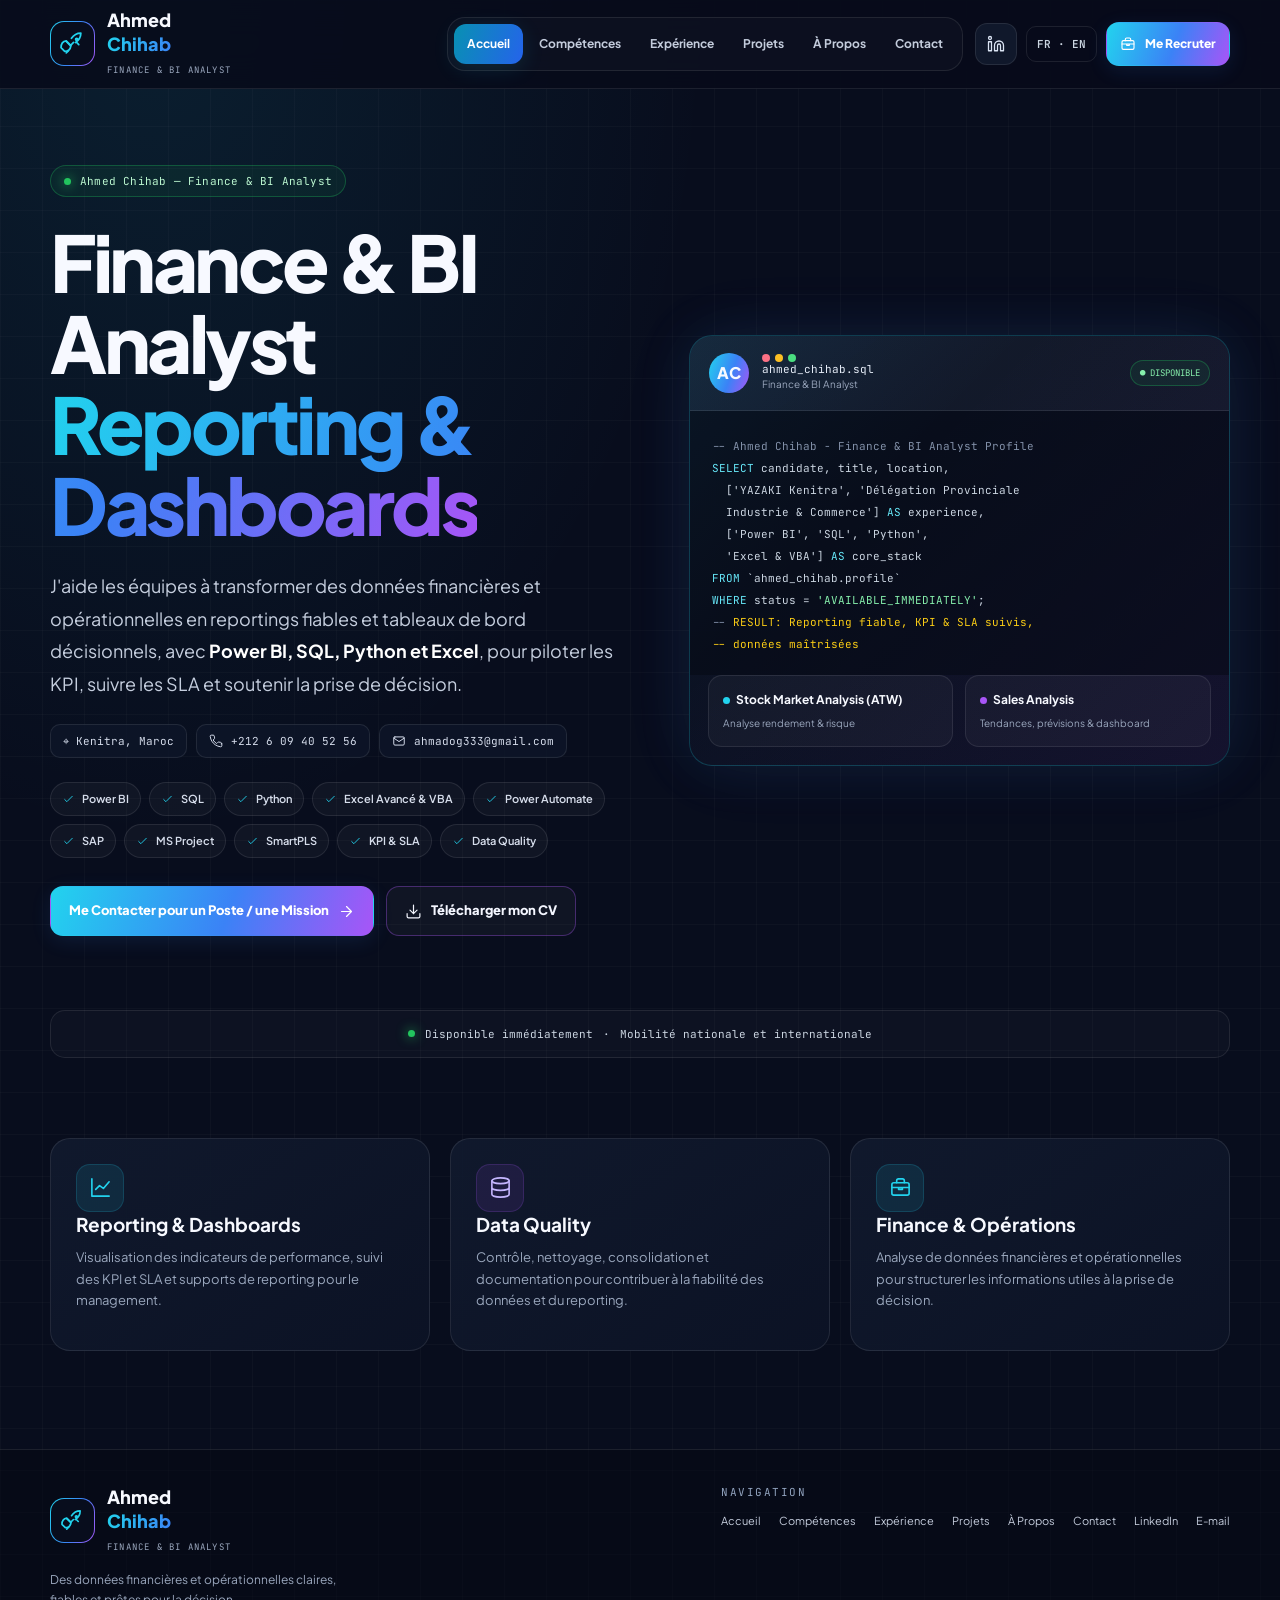
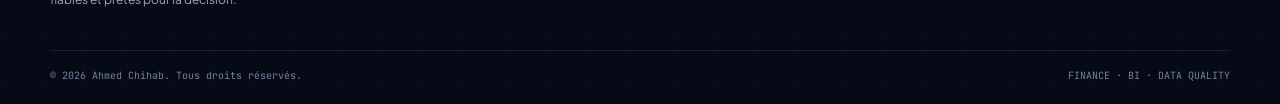
<file: portfolio-ahmed-chihab/portfolio-ahmed-chihab/index.html>
<!doctype html>
<html lang="fr">
<head>
<meta charset="utf-8"><meta name="viewport" content="width=device-width, initial-scale=1">
<title>Accueil | Ahmed Chihab</title><meta name="description" content="Portfolio d'Ahmed Chihab, Finance & BI Analyst : reporting, dashboards, analyse de données et qualité des données.">
<meta property="og:type" content="website"><meta property="og:title" content="Accueil | Ahmed Chihab"><meta property="og:description" content="Portfolio d'Ahmed Chihab, Finance & BI Analyst : reporting, dashboards, analyse de données et qualité des données."><meta property="og:image" content="assets/images/og-image.svg">
<meta name="theme-color" content="#080d1d"><link rel="icon" href="assets/images/favicon.svg" type="image/svg+xml"><link rel="stylesheet" href="assets/css/style.css">
</head><body class="home"><a class="skip-link" href="#main" style="position:absolute;left:-9999px;top:auto" onfocus="this.style.left='12px';this.style.top='12px';this.style.zIndex='1000';this.style.background='#0f172a';this.style.padding='10px'">Passer au contenu</a>
<header class="site-header"><div class="container header-inner">
<a class="brand" href="index.html" aria-label="Ahmed Chihab, accueil"><span class="brand-mark"><svg width="25" height="25" viewBox="0 0 24 24" fill="none" stroke="currentColor" stroke-width="1.7" stroke-linecap="round" stroke-linejoin="round" aria-hidden="true"><path d="M4.5 19.5c3.5 0 5.5-2 6-5.5l-4.5-4.5C2.5 10 1 13 1 16l3.5 3.5Z"/><path d="M10 14 6 10m4 4 3-3m-5 8-2 2m10-10 2 2m-7-6c2-3 5-5 9-5 0 4-2 7-5 9"/><circle cx="16" cy="8" r="1"/></svg></span><span><span class="brand-name">Ahmed <span>Chihab</span></span><span class="brand-tag">FINANCE &amp; BI ANALYST</span></span></a>
<button class="burger" aria-label="Ouvrir le menu" aria-expanded="false"><svg width="22" height="22" viewBox="0 0 24 24" fill="none" stroke="currentColor" stroke-width="2"><path d="M3 6h18M3 12h18M3 18h18"/></svg></button>
<div class="nav-wrap"><nav class="main-nav" aria-label="Navigation principale"><a href="index.html" aria-current="page" data-i18n="nav_home" data-fr="Accueil">Accueil</a><a href="competences.html"  data-i18n="nav_skills" data-fr="Compétences">Compétences</a><a href="experience.html"  data-i18n="nav_experience" data-fr="Expérience">Expérience</a><a href="projets.html"  data-i18n="nav_projects" data-fr="Projets">Projets</a><a href="a-propos.html"  data-i18n="nav_about" data-fr="À Propos">À Propos</a><a href="contact.html"  data-i18n="nav_contact" data-fr="Contact">Contact</a></nav>
<div class="header-actions"><a class="icon-btn" href="https://linkedin.com/in/ahmed-chihab" target="_blank" rel="noopener noreferrer" aria-label="LinkedIn"><svg width="18" height="18" viewBox="0 0 24 24" fill="none" stroke="currentColor" stroke-width="1.7" stroke-linecap="round" stroke-linejoin="round" aria-hidden="true"><path d="M16 8a6 6 0 0 1 6 6v7h-4v-7a2 2 0 0 0-4 0v7h-4v-7a6 6 0 0 1 6-6ZM2 9h4v12H2z"/><circle cx="4" cy="4" r="2"/></svg></a><button class="lang-toggle" data-lang-toggle aria-label="Switch to English">FR · EN</button><a class="btn btn-primary btn-small" href="contact.html"><svg width="16" height="16" viewBox="0 0 24 24" fill="none" stroke="currentColor" stroke-width="1.7" stroke-linecap="round" stroke-linejoin="round" aria-hidden="true"><rect x="3" y="7" width="18" height="13" rx="2"/><path d="M8 7V5a2 2 0 0 1 2-2h4a2 2 0 0 1 2 2v2M3 12h18M10 12v2h4v-2"/></svg> <span class="recruit-label" data-i18n="recruit" data-fr="Me Recruter">Me Recruter</span></a></div></div>
</div></header><main id="main">
<section class="hero"><div class="container hero-grid"><div class="hero-copy reveal">
<div class="eyebrow green"><span class="status-dot"></span><span data-i18n="hero_badge" data-fr="Ahmed Chihab — Finance &amp; BI Analyst">Ahmed Chihab — Finance &amp; BI Analyst</span></div>
<h1><span data-i18n="hero_line1" data-fr="Finance &amp; BI Analyst">Finance &amp; BI Analyst</span><br><span class="gradient" data-i18n="hero_line2" data-fr="Reporting &amp; Dashboards">Reporting &amp; Dashboards</span></h1>
<p class="lead" data-i18n="hero_lead" data-fr="J'aide les équipes à transformer des données financières et opérationnelles en reportings fiables et tableaux de bord décisionnels, avec Power BI, SQL, Python et Excel, pour piloter les KPI, suivre les SLA et soutenir la prise de décision.">J'aide les équipes à transformer des données financières et opérationnelles en reportings fiables et tableaux de bord décisionnels, avec <strong>Power BI, SQL, Python et Excel</strong>, pour piloter les KPI, suivre les SLA et soutenir la prise de décision.</p>
<div class="info-pills"><span class="info-pill">⌖ Kenitra, Maroc</span><a class="info-pill" href="tel:+212609405256"><svg width="14" height="14" viewBox="0 0 24 24" fill="none" stroke="currentColor" stroke-width="1.7" stroke-linecap="round" stroke-linejoin="round" aria-hidden="true"><path d="M22 16.9v3a2 2 0 0 1-2.2 2 19.8 19.8 0 0 1-8.6-3.1 19.4 19.4 0 0 1-6-6A19.8 19.8 0 0 1 2.1 4.2 2 2 0 0 1 4.1 2h3a2 2 0 0 1 2 1.7l.5 3a2 2 0 0 1-.6 1.7L7.1 10.3a16 16 0 0 0 6 6l1.9-1.9a2 2 0 0 1 1.7-.6l3 .5a2 2 0 0 1 1.7 2.6Z"/></svg> +212 6 09 40 52 56</a><a class="info-pill" href="mailto:ahmadog333@gmail.com"><svg width="14" height="14" viewBox="0 0 24 24" fill="none" stroke="currentColor" stroke-width="1.7" stroke-linecap="round" stroke-linejoin="round" aria-hidden="true"><rect x="3" y="5" width="18" height="14" rx="2"/><path d="m3 7 9 6 9-6"/></svg> ahmadog333@gmail.com</a></div>
<div class="chips"><span class="chip"><svg width="13" height="13" viewBox="0 0 24 24" fill="none" stroke="currentColor" stroke-width="1.7" stroke-linecap="round" stroke-linejoin="round" aria-hidden="true"><path d="m5 12 4 4L19 6"/></svg>Power BI</span><span class="chip"><svg width="13" height="13" viewBox="0 0 24 24" fill="none" stroke="currentColor" stroke-width="1.7" stroke-linecap="round" stroke-linejoin="round" aria-hidden="true"><path d="m5 12 4 4L19 6"/></svg>SQL</span><span class="chip"><svg width="13" height="13" viewBox="0 0 24 24" fill="none" stroke="currentColor" stroke-width="1.7" stroke-linecap="round" stroke-linejoin="round" aria-hidden="true"><path d="m5 12 4 4L19 6"/></svg>Python</span><span class="chip"><svg width="13" height="13" viewBox="0 0 24 24" fill="none" stroke="currentColor" stroke-width="1.7" stroke-linecap="round" stroke-linejoin="round" aria-hidden="true"><path d="m5 12 4 4L19 6"/></svg>Excel Avancé & VBA</span><span class="chip"><svg width="13" height="13" viewBox="0 0 24 24" fill="none" stroke="currentColor" stroke-width="1.7" stroke-linecap="round" stroke-linejoin="round" aria-hidden="true"><path d="m5 12 4 4L19 6"/></svg>Power Automate</span><span class="chip"><svg width="13" height="13" viewBox="0 0 24 24" fill="none" stroke="currentColor" stroke-width="1.7" stroke-linecap="round" stroke-linejoin="round" aria-hidden="true"><path d="m5 12 4 4L19 6"/></svg>SAP</span><span class="chip"><svg width="13" height="13" viewBox="0 0 24 24" fill="none" stroke="currentColor" stroke-width="1.7" stroke-linecap="round" stroke-linejoin="round" aria-hidden="true"><path d="m5 12 4 4L19 6"/></svg>MS Project</span><span class="chip"><svg width="13" height="13" viewBox="0 0 24 24" fill="none" stroke="currentColor" stroke-width="1.7" stroke-linecap="round" stroke-linejoin="round" aria-hidden="true"><path d="m5 12 4 4L19 6"/></svg>SmartPLS</span><span class="chip"><svg width="13" height="13" viewBox="0 0 24 24" fill="none" stroke="currentColor" stroke-width="1.7" stroke-linecap="round" stroke-linejoin="round" aria-hidden="true"><path d="m5 12 4 4L19 6"/></svg>KPI & SLA</span><span class="chip"><svg width="13" height="13" viewBox="0 0 24 24" fill="none" stroke="currentColor" stroke-width="1.7" stroke-linecap="round" stroke-linejoin="round" aria-hidden="true"><path d="m5 12 4 4L19 6"/></svg>Data Quality</span></div>
<div class="hero-buttons"><a class="btn btn-primary" href="contact.html" data-i18n="contact_job" data-fr="Me Contacter pour un Poste / une Mission">Me Contacter pour un Poste / une Mission <svg width="17" height="17" viewBox="0 0 24 24" fill="none" stroke="currentColor" stroke-width="1.7" stroke-linecap="round" stroke-linejoin="round" aria-hidden="true"><path d="M5 12h14M12 5l7 7-7 7"/></svg></a><a class="btn btn-secondary" href="assets/cv/cv-ahmed-chihab.pdf" download><svg width="17" height="17" viewBox="0 0 24 24" fill="none" stroke="currentColor" stroke-width="1.7" stroke-linecap="round" stroke-linejoin="round" aria-hidden="true"><path d="M21 15v4a2 2 0 0 1-2 2H5a2 2 0 0 1-2-2v-4M7 10l5 5 5-5M12 15V3"/></svg> <span data-i18n="download_cv" data-fr="Télécharger mon CV">Télécharger mon CV</span></a></div>
</div>
<div class="terminal reveal"><div class="terminal-head"><div class="avatar-mini">AC</div><div><div class="window-dots"><i></i><i></i><i></i></div><div class="file-name">ahmed_chihab.sql</div><div class="file-sub">Finance &amp; BI Analyst</div></div><span class="available">● DISPONIBLE</span></div>
<div class="code"><span class="comment">-- Ahmed Chihab - Finance &amp; BI Analyst Profile</span>
<span class="kw">SELECT</span> candidate, title, location,
  ['YAZAKI Kenitra', 'Délégation Provinciale
  Industrie &amp; Commerce'] <span class="kw">AS</span> experience,
  ['Power BI', 'SQL', 'Python',
  'Excel &amp; VBA'] <span class="kw">AS</span> core_stack
<span class="kw">FROM</span> `ahmed_chihab.profile`
<span class="kw">WHERE</span> status = <span class="str">'AVAILABLE_IMMEDIATELY'</span>;
<span class="comment">--</span> <span class="result">RESULT: Reporting fiable, KPI &amp; SLA suivis,
-- données maîtrisées</span></div>
<div class="mini-projects"><a class="mini-project" href="projets.html"><h3><span class="project-dot"></span>Stock Market Analysis (ATW)</h3><p>Analyse rendement &amp; risque</p></a><a class="mini-project" href="projets.html"><h3><span class="project-dot purple"></span>Sales Analysis</h3><p>Tendances, prévisions &amp; dashboard</p></a></div></div>
</div></section>
<div class="container"><div class="availability-band reveal"><span class="status-dot"></span> Disponible immédiatement <span>·</span> Mobilité nationale et internationale</div></div>
<section class="section"><div class="container grid-3">
<div class="card reveal"><div class="icon-box"><svg width="23" height="23" viewBox="0 0 24 24" fill="none" stroke="currentColor" stroke-width="1.7" stroke-linecap="round" stroke-linejoin="round" aria-hidden="true"><path d="M3 3v18h18M7 14l4-4 4 3 6-7"/></svg></div><h3>Reporting &amp; Dashboards</h3><p>Visualisation des indicateurs de performance, suivi des KPI et SLA et supports de reporting pour le management.</p></div>
<div class="card reveal"><div class="icon-box purple"><svg width="23" height="23" viewBox="0 0 24 24" fill="none" stroke="currentColor" stroke-width="1.7" stroke-linecap="round" stroke-linejoin="round" aria-hidden="true"><ellipse cx="12" cy="5" rx="9" ry="3"/><path d="M3 5v14c0 1.7 4 3 9 3s9-1.3 9-3V5M3 12c0 1.7 4 3 9 3s9-1.3 9-3"/></svg></div><h3>Data Quality</h3><p>Contrôle, nettoyage, consolidation et documentation pour contribuer à la fiabilité des données et du reporting.</p></div>
<div class="card reveal"><div class="icon-box"><svg width="23" height="23" viewBox="0 0 24 24" fill="none" stroke="currentColor" stroke-width="1.7" stroke-linecap="round" stroke-linejoin="round" aria-hidden="true"><rect x="3" y="7" width="18" height="13" rx="2"/><path d="M8 7V5a2 2 0 0 1 2-2h4a2 2 0 0 1 2 2v2M3 12h18M10 12v2h4v-2"/></svg></div><h3>Finance &amp; Opérations</h3><p>Analyse de données financières et opérationnelles pour structurer les informations utiles à la prise de décision.</p></div>
</div></section></main><footer class="site-footer"><div class="container"><div class="footer-top"><div><a class="brand" href="index.html"><span class="brand-mark"><svg width="23" height="23" viewBox="0 0 24 24" fill="none" stroke="currentColor" stroke-width="1.7" stroke-linecap="round" stroke-linejoin="round" aria-hidden="true"><path d="M4.5 19.5c3.5 0 5.5-2 6-5.5l-4.5-4.5C2.5 10 1 13 1 16l3.5 3.5Z"/><path d="M10 14 6 10m4 4 3-3m-5 8-2 2m10-10 2 2m-7-6c2-3 5-5 9-5 0 4-2 7-5 9"/><circle cx="16" cy="8" r="1"/></svg></span><span><span class="brand-name">Ahmed <span>Chihab</span></span><span class="brand-tag">FINANCE &amp; BI ANALYST</span></span></a><p class="footer-description" data-i18n="footer_blurb" data-fr="Des données financières et opérationnelles claires, fiables et prêtes pour la décision.">Des données financières et opérationnelles claires, fiables et prêtes pour la décision.</p></div><div><div class="subheading" style="margin-top:0">NAVIGATION</div><div class="footer-links"><a href="index.html">Accueil</a><a href="competences.html">Compétences</a><a href="experience.html">Expérience</a><a href="projets.html">Projets</a><a href="a-propos.html">À Propos</a><a href="contact.html">Contact</a><a href="https://linkedin.com/in/ahmed-chihab" target="_blank" rel="noopener noreferrer">LinkedIn</a><a href="mailto:ahmadog333@gmail.com">E-mail</a></div></div></div><div class="footer-bottom"><span>© 2026 Ahmed Chihab. Tous droits réservés.</span><span>FINANCE · BI · DATA QUALITY</span></div></div></footer><script src="assets/js/main.js"></script></body></html>
</file>
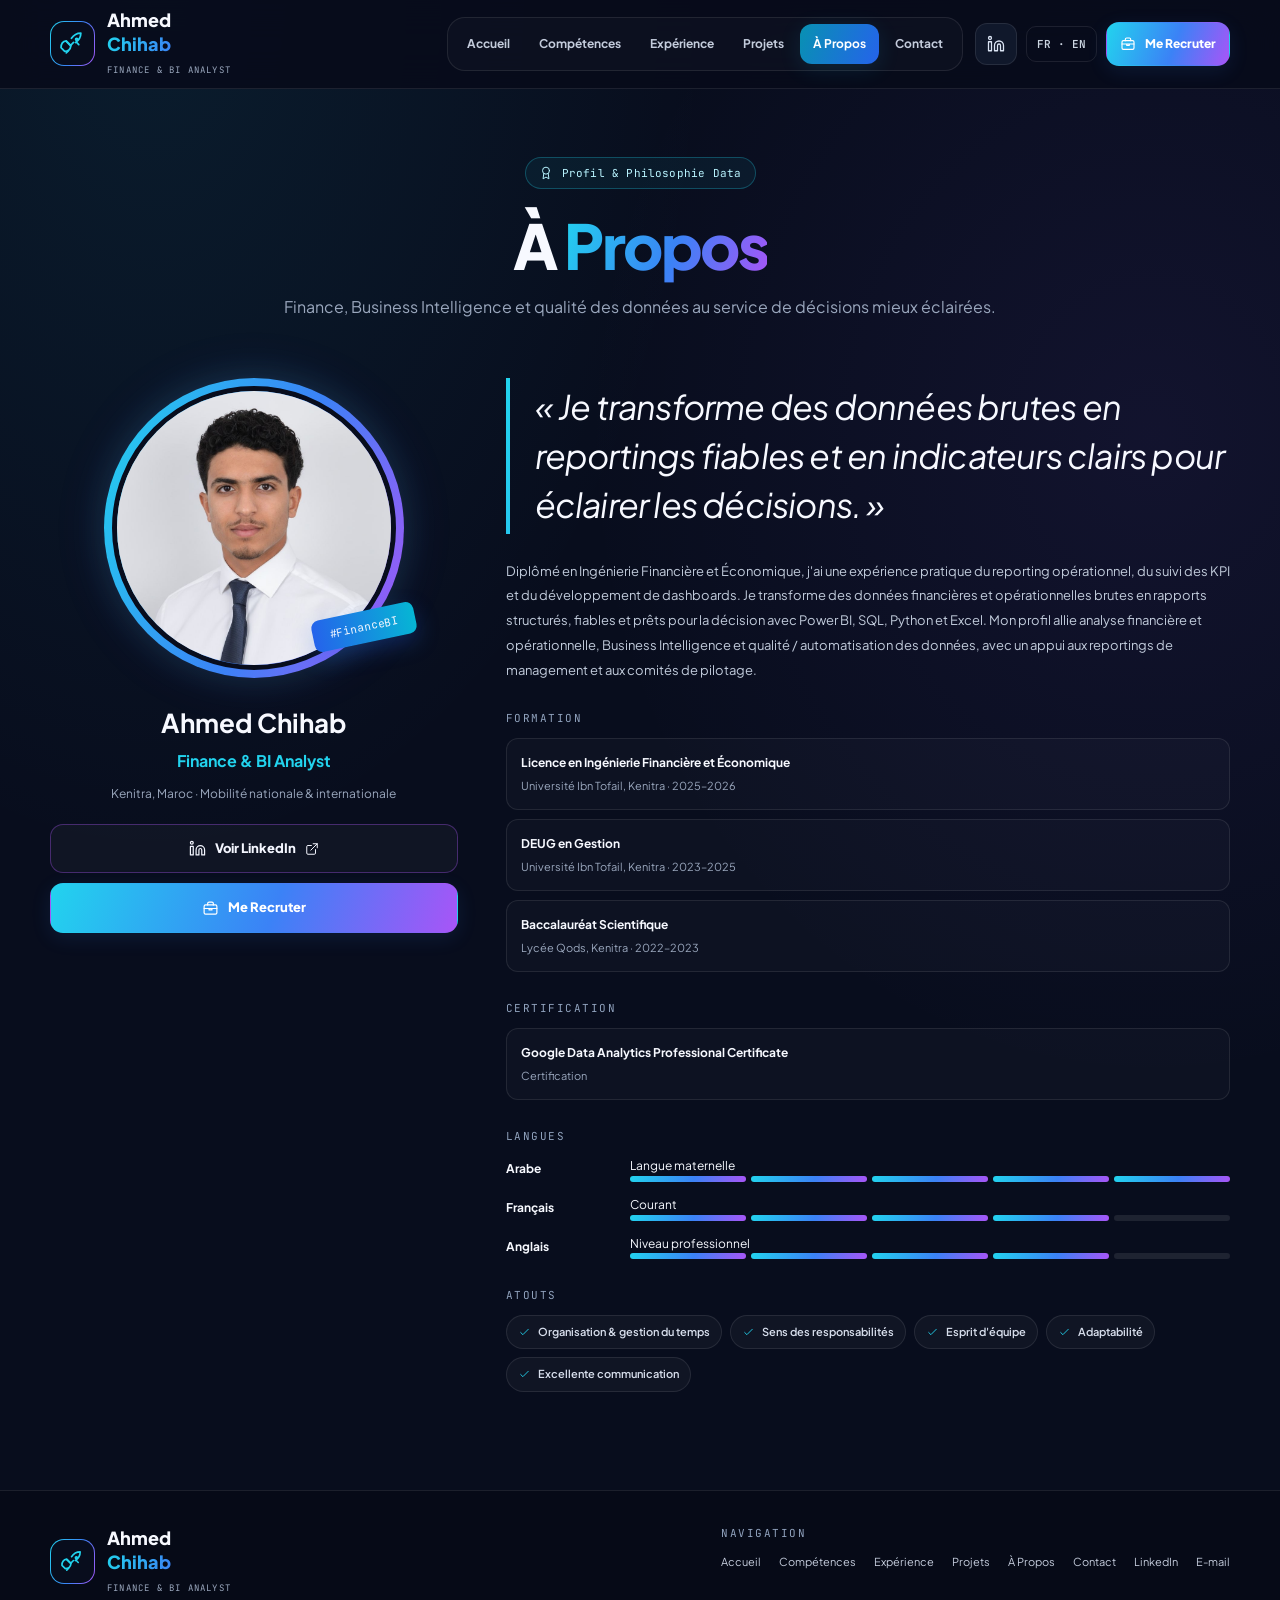
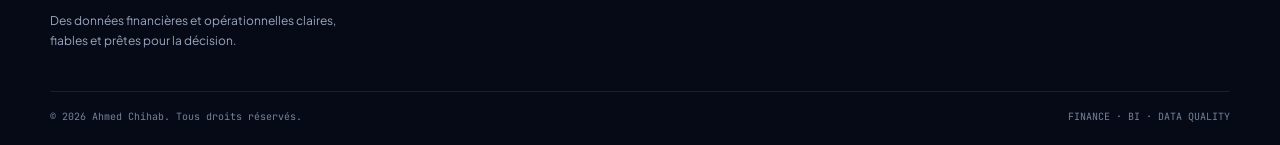
<file: portfolio-ahmed-chihab/portfolio-ahmed-chihab/a-propos.html>
<!doctype html>
<html lang="fr">
<head>
<meta charset="utf-8"><meta name="viewport" content="width=device-width, initial-scale=1">
<title>À Propos | Ahmed Chihab</title><meta name="description" content="Profil d'Ahmed Chihab, formation en ingénierie financière et économique, certification, langues et atouts.">
<meta property="og:type" content="website"><meta property="og:title" content="À Propos | Ahmed Chihab"><meta property="og:description" content="Profil d'Ahmed Chihab, formation en ingénierie financière et économique, certification, langues et atouts."><meta property="og:image" content="assets/images/og-image.svg">
<meta name="theme-color" content="#080d1d"><link rel="icon" href="assets/images/favicon.svg" type="image/svg+xml"><link rel="stylesheet" href="assets/css/style.css">
</head><body class=""><a class="skip-link" href="#main" style="position:absolute;left:-9999px;top:auto" onfocus="this.style.left='12px';this.style.top='12px';this.style.zIndex='1000';this.style.background='#0f172a';this.style.padding='10px'">Passer au contenu</a>
<header class="site-header"><div class="container header-inner">
<a class="brand" href="index.html" aria-label="Ahmed Chihab, accueil"><span class="brand-mark"><svg width="25" height="25" viewBox="0 0 24 24" fill="none" stroke="currentColor" stroke-width="1.7" stroke-linecap="round" stroke-linejoin="round" aria-hidden="true"><path d="M4.5 19.5c3.5 0 5.5-2 6-5.5l-4.5-4.5C2.5 10 1 13 1 16l3.5 3.5Z"/><path d="M10 14 6 10m4 4 3-3m-5 8-2 2m10-10 2 2m-7-6c2-3 5-5 9-5 0 4-2 7-5 9"/><circle cx="16" cy="8" r="1"/></svg></span><span><span class="brand-name">Ahmed <span>Chihab</span></span><span class="brand-tag">FINANCE &amp; BI ANALYST</span></span></a>
<button class="burger" aria-label="Ouvrir le menu" aria-expanded="false"><svg width="22" height="22" viewBox="0 0 24 24" fill="none" stroke="currentColor" stroke-width="2"><path d="M3 6h18M3 12h18M3 18h18"/></svg></button>
<div class="nav-wrap"><nav class="main-nav" aria-label="Navigation principale"><a href="index.html"  data-i18n="nav_home" data-fr="Accueil">Accueil</a><a href="competences.html"  data-i18n="nav_skills" data-fr="Compétences">Compétences</a><a href="experience.html"  data-i18n="nav_experience" data-fr="Expérience">Expérience</a><a href="projets.html"  data-i18n="nav_projects" data-fr="Projets">Projets</a><a href="a-propos.html" aria-current="page" data-i18n="nav_about" data-fr="À Propos">À Propos</a><a href="contact.html"  data-i18n="nav_contact" data-fr="Contact">Contact</a></nav>
<div class="header-actions"><a class="icon-btn" href="https://linkedin.com/in/ahmed-chihab" target="_blank" rel="noopener noreferrer" aria-label="LinkedIn"><svg width="18" height="18" viewBox="0 0 24 24" fill="none" stroke="currentColor" stroke-width="1.7" stroke-linecap="round" stroke-linejoin="round" aria-hidden="true"><path d="M16 8a6 6 0 0 1 6 6v7h-4v-7a2 2 0 0 0-4 0v7h-4v-7a6 6 0 0 1 6-6ZM2 9h4v12H2z"/><circle cx="4" cy="4" r="2"/></svg></a><button class="lang-toggle" data-lang-toggle aria-label="Switch to English">FR · EN</button><a class="btn btn-primary btn-small" href="contact.html"><svg width="16" height="16" viewBox="0 0 24 24" fill="none" stroke="currentColor" stroke-width="1.7" stroke-linecap="round" stroke-linejoin="round" aria-hidden="true"><rect x="3" y="7" width="18" height="13" rx="2"/><path d="M8 7V5a2 2 0 0 1 2-2h4a2 2 0 0 1 2 2v2M3 12h18M10 12v2h4v-2"/></svg> <span class="recruit-label" data-i18n="recruit" data-fr="Me Recruter">Me Recruter</span></a></div></div>
</div></header><main id="main"><section class="page-intro"><div class="container"><div class="eyebrow"><svg width="14" height="14" viewBox="0 0 24 24" fill="none" stroke="currentColor" stroke-width="1.7" stroke-linecap="round" stroke-linejoin="round" aria-hidden="true"><circle cx="12" cy="8" r="6"/><path d="m8.2 13-1.2 9 5-3 5 3-1.2-9"/></svg> Profil &amp; Philosophie Data</div><h1>À <span class="gradient">Propos</span></h1><p class="subtitle">Finance, Business Intelligence et qualité des données au service de décisions mieux éclairées.</p></div></section>
<section class="section"><div class="container about-grid"><aside class="profile-column reveal"><div class="profile-ring"><img class="profile-avatar" src="assets/images/profile.jpg" alt="Portrait d'Ahmed Chihab"><span class="ribbon">#FinanceBI</span></div><h2>Ahmed Chihab</h2><div class="profile-role">Finance &amp; BI Analyst</div><p class="profile-location">Kenitra, Maroc · Mobilité nationale &amp; internationale</p><div class="profile-actions"><a class="btn btn-secondary" href="https://linkedin.com/in/ahmed-chihab" target="_blank" rel="noopener noreferrer"><svg width="17" height="17" viewBox="0 0 24 24" fill="none" stroke="currentColor" stroke-width="1.7" stroke-linecap="round" stroke-linejoin="round" aria-hidden="true"><path d="M16 8a6 6 0 0 1 6 6v7h-4v-7a2 2 0 0 0-4 0v7h-4v-7a6 6 0 0 1 6-6ZM2 9h4v12H2z"/><circle cx="4" cy="4" r="2"/></svg> Voir LinkedIn <svg width="14" height="14" viewBox="0 0 24 24" fill="none" stroke="currentColor" stroke-width="1.7" stroke-linecap="round" stroke-linejoin="round" aria-hidden="true"><path d="M14 3h7v7m0-7L10 14"/><path d="M18 13v6a2 2 0 0 1-2 2H5a2 2 0 0 1-2-2V8a2 2 0 0 1 2-2h6"/></svg></a><a class="btn btn-primary" href="contact.html"><svg width="17" height="17" viewBox="0 0 24 24" fill="none" stroke="currentColor" stroke-width="1.7" stroke-linecap="round" stroke-linejoin="round" aria-hidden="true"><rect x="3" y="7" width="18" height="13" rx="2"/><path d="M8 7V5a2 2 0 0 1 2-2h4a2 2 0 0 1 2 2v2M3 12h18M10 12v2h4v-2"/></svg> Me Recruter</a></div></aside>
<div class="reveal"><blockquote class="quote">« Je transforme des données brutes en reportings fiables et en indicateurs clairs pour éclairer les décisions. »</blockquote>
<p class="about-copy">Diplômé en Ingénierie Financière et Économique, j'ai une expérience pratique du reporting opérationnel, du suivi des KPI et du développement de dashboards. Je transforme des données financières et opérationnelles brutes en rapports structurés, fiables et prêts pour la décision avec Power BI, SQL, Python et Excel. Mon profil allie analyse financière et opérationnelle, Business Intelligence et qualité / automatisation des données, avec un appui aux reportings de management et aux comités de pilotage.</p>
<div class="subheading">FORMATION</div><div class="education-grid"><div class="education-item"><strong>Licence en Ingénierie Financière et Économique</strong><span>Université Ibn Tofail, Kenitra · 2025–2026</span></div><div class="education-item"><strong>DEUG en Gestion</strong><span>Université Ibn Tofail, Kenitra · 2023–2025</span></div><div class="education-item"><strong>Baccalauréat Scientifique</strong><span>Lycée Qods, Kenitra · 2022–2023</span></div></div>
<div class="subheading">CERTIFICATION</div><div class="education-item"><strong>Google Data Analytics Professional Certificate</strong><span>Certification</span></div>
<div class="subheading">LANGUES</div><div class="language-list"><div class="language-row"><strong>Arabe</strong><span>Langue maternelle <span class="language-level"><i class="on"></i><i class="on"></i><i class="on"></i><i class="on"></i><i class="on"></i></span></span></div><div class="language-row"><strong>Français</strong><span>Courant <span class="language-level"><i class="on"></i><i class="on"></i><i class="on"></i><i class="on"></i><i></i></span></span></div><div class="language-row"><strong>Anglais</strong><span>Niveau professionnel <span class="language-level"><i class="on"></i><i class="on"></i><i class="on"></i><i class="on"></i><i></i></span></span></div></div>
<div class="subheading">ATOUTS</div><div class="attribute-chips"><span class="chip"><svg width="13" height="13" viewBox="0 0 24 24" fill="none" stroke="currentColor" stroke-width="1.7" stroke-linecap="round" stroke-linejoin="round" aria-hidden="true"><path d="m5 12 4 4L19 6"/></svg>Organisation & gestion du temps</span><span class="chip"><svg width="13" height="13" viewBox="0 0 24 24" fill="none" stroke="currentColor" stroke-width="1.7" stroke-linecap="round" stroke-linejoin="round" aria-hidden="true"><path d="m5 12 4 4L19 6"/></svg>Sens des responsabilités</span><span class="chip"><svg width="13" height="13" viewBox="0 0 24 24" fill="none" stroke="currentColor" stroke-width="1.7" stroke-linecap="round" stroke-linejoin="round" aria-hidden="true"><path d="m5 12 4 4L19 6"/></svg>Esprit d'équipe</span><span class="chip"><svg width="13" height="13" viewBox="0 0 24 24" fill="none" stroke="currentColor" stroke-width="1.7" stroke-linecap="round" stroke-linejoin="round" aria-hidden="true"><path d="m5 12 4 4L19 6"/></svg>Adaptabilité</span><span class="chip"><svg width="13" height="13" viewBox="0 0 24 24" fill="none" stroke="currentColor" stroke-width="1.7" stroke-linecap="round" stroke-linejoin="round" aria-hidden="true"><path d="m5 12 4 4L19 6"/></svg>Excellente communication</span></div></div></div></section></main><footer class="site-footer"><div class="container"><div class="footer-top"><div><a class="brand" href="index.html"><span class="brand-mark"><svg width="23" height="23" viewBox="0 0 24 24" fill="none" stroke="currentColor" stroke-width="1.7" stroke-linecap="round" stroke-linejoin="round" aria-hidden="true"><path d="M4.5 19.5c3.5 0 5.5-2 6-5.5l-4.5-4.5C2.5 10 1 13 1 16l3.5 3.5Z"/><path d="M10 14 6 10m4 4 3-3m-5 8-2 2m10-10 2 2m-7-6c2-3 5-5 9-5 0 4-2 7-5 9"/><circle cx="16" cy="8" r="1"/></svg></span><span><span class="brand-name">Ahmed <span>Chihab</span></span><span class="brand-tag">FINANCE &amp; BI ANALYST</span></span></a><p class="footer-description" data-i18n="footer_blurb" data-fr="Des données financières et opérationnelles claires, fiables et prêtes pour la décision.">Des données financières et opérationnelles claires, fiables et prêtes pour la décision.</p></div><div><div class="subheading" style="margin-top:0">NAVIGATION</div><div class="footer-links"><a href="index.html">Accueil</a><a href="competences.html">Compétences</a><a href="experience.html">Expérience</a><a href="projets.html">Projets</a><a href="a-propos.html">À Propos</a><a href="contact.html">Contact</a><a href="https://linkedin.com/in/ahmed-chihab" target="_blank" rel="noopener noreferrer">LinkedIn</a><a href="mailto:ahmadog333@gmail.com">E-mail</a></div></div></div><div class="footer-bottom"><span>© 2026 Ahmed Chihab. Tous droits réservés.</span><span>FINANCE · BI · DATA QUALITY</span></div></div></footer><script src="assets/js/main.js"></script></body></html>
</file>
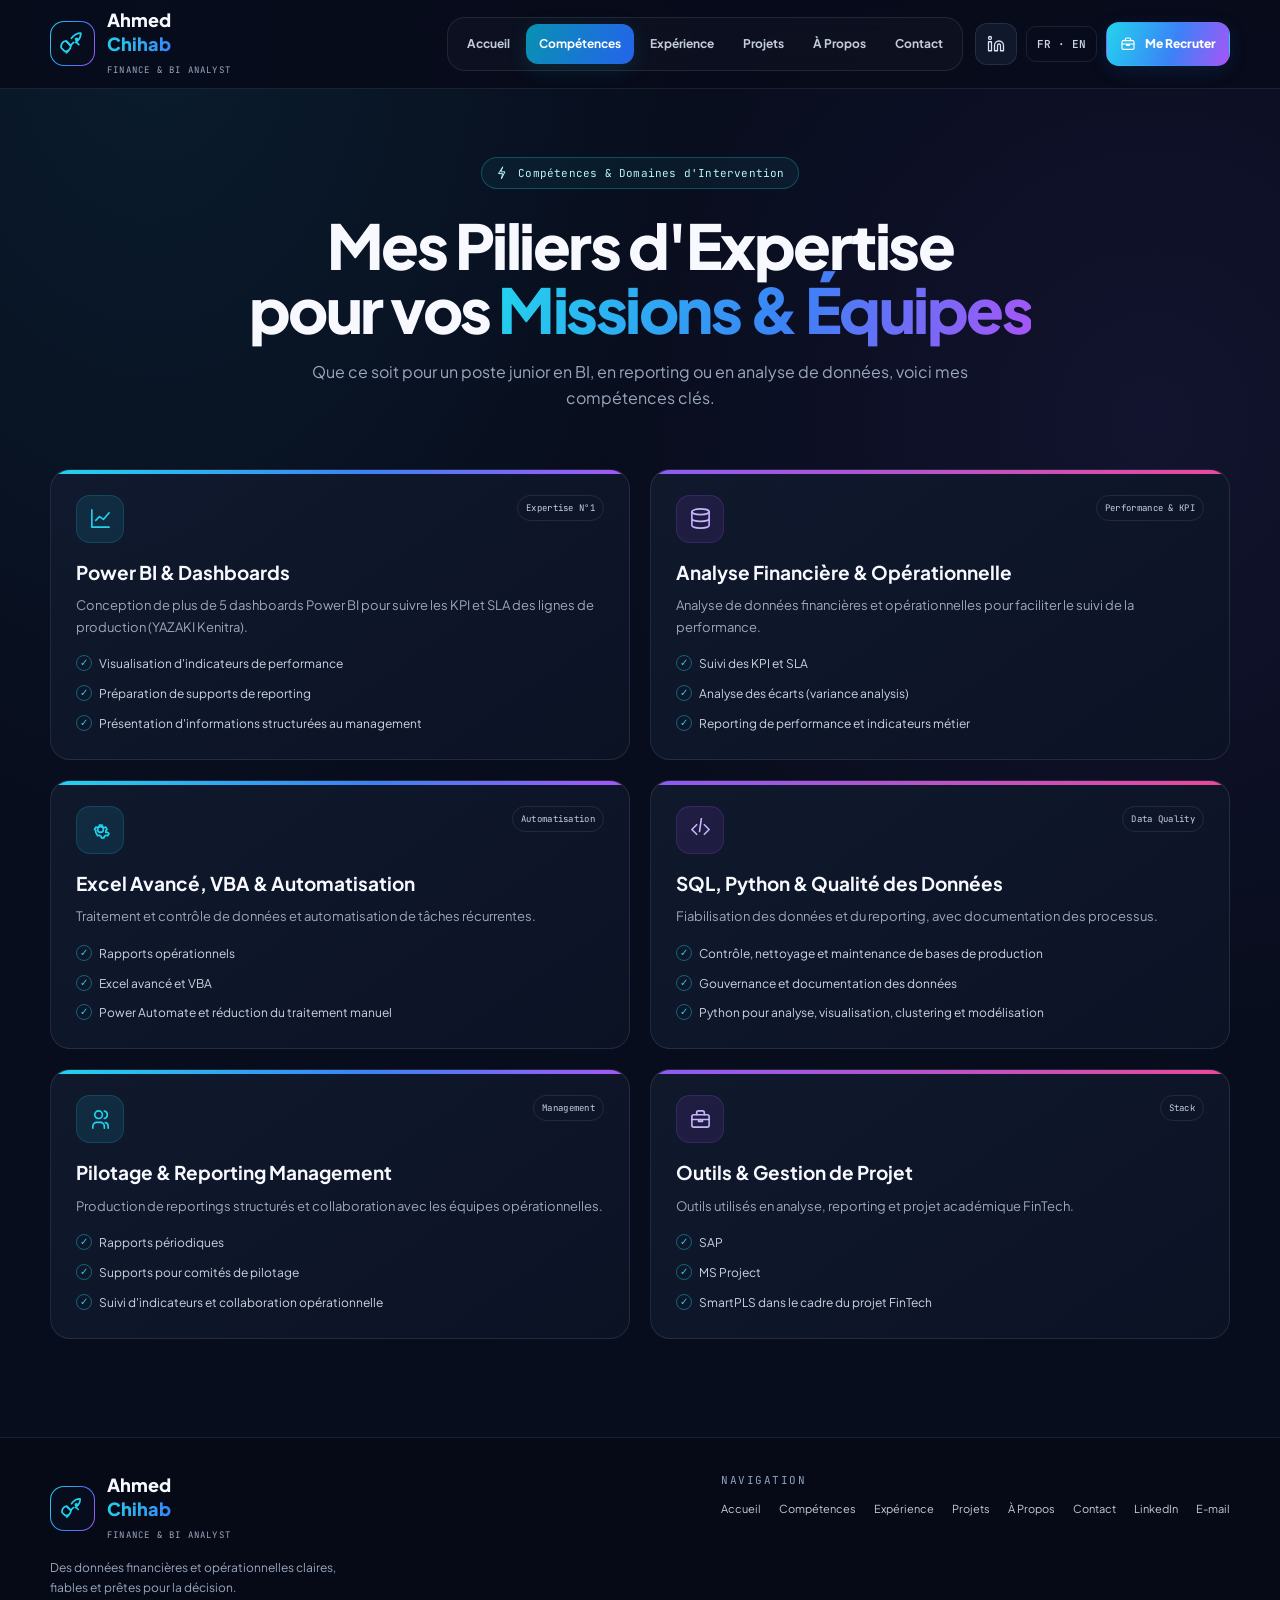
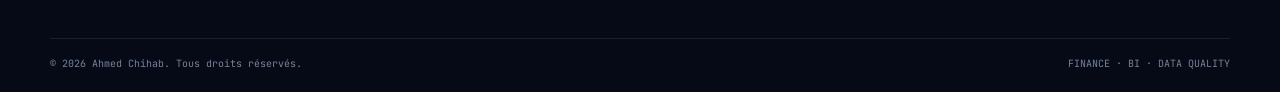
<file: portfolio-ahmed-chihab/portfolio-ahmed-chihab/competences.html>
<!doctype html>
<html lang="fr">
<head>
<meta charset="utf-8"><meta name="viewport" content="width=device-width, initial-scale=1">
<title>Compétences | Ahmed Chihab</title><meta name="description" content="Compétences d'Ahmed Chihab en Power BI, reporting financier, Excel, SQL, Python et qualité des données.">
<meta property="og:type" content="website"><meta property="og:title" content="Compétences | Ahmed Chihab"><meta property="og:description" content="Compétences d'Ahmed Chihab en Power BI, reporting financier, Excel, SQL, Python et qualité des données."><meta property="og:image" content="assets/images/og-image.svg">
<meta name="theme-color" content="#080d1d"><link rel="icon" href="assets/images/favicon.svg" type="image/svg+xml"><link rel="stylesheet" href="assets/css/style.css">
</head><body class=""><a class="skip-link" href="#main" style="position:absolute;left:-9999px;top:auto" onfocus="this.style.left='12px';this.style.top='12px';this.style.zIndex='1000';this.style.background='#0f172a';this.style.padding='10px'">Passer au contenu</a>
<header class="site-header"><div class="container header-inner">
<a class="brand" href="index.html" aria-label="Ahmed Chihab, accueil"><span class="brand-mark"><svg width="25" height="25" viewBox="0 0 24 24" fill="none" stroke="currentColor" stroke-width="1.7" stroke-linecap="round" stroke-linejoin="round" aria-hidden="true"><path d="M4.5 19.5c3.5 0 5.5-2 6-5.5l-4.5-4.5C2.5 10 1 13 1 16l3.5 3.5Z"/><path d="M10 14 6 10m4 4 3-3m-5 8-2 2m10-10 2 2m-7-6c2-3 5-5 9-5 0 4-2 7-5 9"/><circle cx="16" cy="8" r="1"/></svg></span><span><span class="brand-name">Ahmed <span>Chihab</span></span><span class="brand-tag">FINANCE &amp; BI ANALYST</span></span></a>
<button class="burger" aria-label="Ouvrir le menu" aria-expanded="false"><svg width="22" height="22" viewBox="0 0 24 24" fill="none" stroke="currentColor" stroke-width="2"><path d="M3 6h18M3 12h18M3 18h18"/></svg></button>
<div class="nav-wrap"><nav class="main-nav" aria-label="Navigation principale"><a href="index.html"  data-i18n="nav_home" data-fr="Accueil">Accueil</a><a href="competences.html" aria-current="page" data-i18n="nav_skills" data-fr="Compétences">Compétences</a><a href="experience.html"  data-i18n="nav_experience" data-fr="Expérience">Expérience</a><a href="projets.html"  data-i18n="nav_projects" data-fr="Projets">Projets</a><a href="a-propos.html"  data-i18n="nav_about" data-fr="À Propos">À Propos</a><a href="contact.html"  data-i18n="nav_contact" data-fr="Contact">Contact</a></nav>
<div class="header-actions"><a class="icon-btn" href="https://linkedin.com/in/ahmed-chihab" target="_blank" rel="noopener noreferrer" aria-label="LinkedIn"><svg width="18" height="18" viewBox="0 0 24 24" fill="none" stroke="currentColor" stroke-width="1.7" stroke-linecap="round" stroke-linejoin="round" aria-hidden="true"><path d="M16 8a6 6 0 0 1 6 6v7h-4v-7a2 2 0 0 0-4 0v7h-4v-7a6 6 0 0 1 6-6ZM2 9h4v12H2z"/><circle cx="4" cy="4" r="2"/></svg></a><button class="lang-toggle" data-lang-toggle aria-label="Switch to English">FR · EN</button><a class="btn btn-primary btn-small" href="contact.html"><svg width="16" height="16" viewBox="0 0 24 24" fill="none" stroke="currentColor" stroke-width="1.7" stroke-linecap="round" stroke-linejoin="round" aria-hidden="true"><rect x="3" y="7" width="18" height="13" rx="2"/><path d="M8 7V5a2 2 0 0 1 2-2h4a2 2 0 0 1 2 2v2M3 12h18M10 12v2h4v-2"/></svg> <span class="recruit-label" data-i18n="recruit" data-fr="Me Recruter">Me Recruter</span></a></div></div>
</div></header><main id="main"><section class="page-intro"><div class="container"><div class="eyebrow"><svg width="14" height="14" viewBox="0 0 24 24" fill="none" stroke="currentColor" stroke-width="1.7" stroke-linecap="round" stroke-linejoin="round" aria-hidden="true"><path d="m13 2-3 8h7l-6 12 2-9H6l7-11Z"/></svg> Compétences &amp; Domaines d'Intervention</div><h1>Mes Piliers d'Expertise<br>pour vos <span class="gradient">Missions &amp; Équipes</span></h1><p class="subtitle">Que ce soit pour un poste junior en BI, en reporting ou en analyse de données, voici mes compétences clés.</p></div></section><section class="section"><div class="container grid-2"><article class="card reveal"><div class="card-bar "></div><div class="card-top"><div class="icon-box "><svg width="23" height="23" viewBox="0 0 24 24" fill="none" stroke="currentColor" stroke-width="1.7" stroke-linecap="round" stroke-linejoin="round" aria-hidden="true"><path d="M3 3v18h18M7 14l4-4 4 3 6-7"/></svg></div><span class="tag">Expertise N°1</span></div><h2>Power BI & Dashboards</h2><p>Conception de plus de 5 dashboards Power BI pour suivre les KPI et SLA des lignes de production (YAZAKI Kenitra).</p><ul class="check-list"><li>Visualisation d'indicateurs de performance</li><li>Préparation de supports de reporting</li><li>Présentation d'informations structurées au management</li></ul></article><article class="card reveal"><div class="card-bar purple"></div><div class="card-top"><div class="icon-box purple"><svg width="23" height="23" viewBox="0 0 24 24" fill="none" stroke="currentColor" stroke-width="1.7" stroke-linecap="round" stroke-linejoin="round" aria-hidden="true"><ellipse cx="12" cy="5" rx="9" ry="3"/><path d="M3 5v14c0 1.7 4 3 9 3s9-1.3 9-3V5M3 12c0 1.7 4 3 9 3s9-1.3 9-3"/></svg></div><span class="tag">Performance & KPI</span></div><h2>Analyse Financière & Opérationnelle</h2><p>Analyse de données financières et opérationnelles pour faciliter le suivi de la performance.</p><ul class="check-list"><li>Suivi des KPI et SLA</li><li>Analyse des écarts (variance analysis)</li><li>Reporting de performance et indicateurs métier</li></ul></article><article class="card reveal"><div class="card-bar "></div><div class="card-top"><div class="icon-box "><svg width="23" height="23" viewBox="0 0 24 24" fill="none" stroke="currentColor" stroke-width="1.7" stroke-linecap="round" stroke-linejoin="round" aria-hidden="true"><circle cx="12" cy="12" r="3"/><path d="m19.4 15 .1.1 1.4 1.1-1.4 2.4-1.7-.6a8 8 0 0 1-1.8 1l-.3 1.8h-2.8l-.3-1.8a8 8 0 0 1-1.8-1l-1.7.6-1.4-2.4L7.1 15a8 8 0 0 1 0-2l-1.4-1.1 1.4-2.4 1.7.6a8 8 0 0 1 1.8-1l.3-1.8h2.8l.3 1.8a8 8 0 0 1 1.8 1l1.7-.6 1.4 2.4-1.4 1.1a8 8 0 0 1 0 2Z"/></svg></div><span class="tag">Automatisation</span></div><h2>Excel Avancé, VBA & Automatisation</h2><p>Traitement et contrôle de données et automatisation de tâches récurrentes.</p><ul class="check-list"><li>Rapports opérationnels</li><li>Excel avancé et VBA</li><li>Power Automate et réduction du traitement manuel</li></ul></article><article class="card reveal"><div class="card-bar purple"></div><div class="card-top"><div class="icon-box purple"><svg width="23" height="23" viewBox="0 0 24 24" fill="none" stroke="currentColor" stroke-width="1.7" stroke-linecap="round" stroke-linejoin="round" aria-hidden="true"><path d="m8 17-5-5 5-5m8 10 5-5-5-5m-3-7-2 14"/></svg></div><span class="tag">Data Quality</span></div><h2>SQL, Python & Qualité des Données</h2><p>Fiabilisation des données et du reporting, avec documentation des processus.</p><ul class="check-list"><li>Contrôle, nettoyage et maintenance de bases de production</li><li>Gouvernance et documentation des données</li><li>Python pour analyse, visualisation, clustering et modélisation</li></ul></article><article class="card reveal"><div class="card-bar "></div><div class="card-top"><div class="icon-box "><svg width="23" height="23" viewBox="0 0 24 24" fill="none" stroke="currentColor" stroke-width="1.7" stroke-linecap="round" stroke-linejoin="round" aria-hidden="true"><path d="M16 21v-2a4 4 0 0 0-4-4H8a4 4 0 0 0-4 4v2"/><circle cx="10" cy="7" r="4"/><path d="M20 21v-2a4 4 0 0 0-3-3.9M16 3.1a4 4 0 0 1 0 7.8"/></svg></div><span class="tag">Management</span></div><h2>Pilotage & Reporting Management</h2><p>Production de reportings structurés et collaboration avec les équipes opérationnelles.</p><ul class="check-list"><li>Rapports périodiques</li><li>Supports pour comités de pilotage</li><li>Suivi d'indicateurs et collaboration opérationnelle</li></ul></article><article class="card reveal"><div class="card-bar purple"></div><div class="card-top"><div class="icon-box purple"><svg width="23" height="23" viewBox="0 0 24 24" fill="none" stroke="currentColor" stroke-width="1.7" stroke-linecap="round" stroke-linejoin="round" aria-hidden="true"><rect x="3" y="7" width="18" height="13" rx="2"/><path d="M8 7V5a2 2 0 0 1 2-2h4a2 2 0 0 1 2 2v2M3 12h18M10 12v2h4v-2"/></svg></div><span class="tag">Stack</span></div><h2>Outils & Gestion de Projet</h2><p>Outils utilisés en analyse, reporting et projet académique FinTech.</p><ul class="check-list"><li>SAP</li><li>MS Project</li><li>SmartPLS dans le cadre du projet FinTech</li></ul></article></div></section></main><footer class="site-footer"><div class="container"><div class="footer-top"><div><a class="brand" href="index.html"><span class="brand-mark"><svg width="23" height="23" viewBox="0 0 24 24" fill="none" stroke="currentColor" stroke-width="1.7" stroke-linecap="round" stroke-linejoin="round" aria-hidden="true"><path d="M4.5 19.5c3.5 0 5.5-2 6-5.5l-4.5-4.5C2.5 10 1 13 1 16l3.5 3.5Z"/><path d="M10 14 6 10m4 4 3-3m-5 8-2 2m10-10 2 2m-7-6c2-3 5-5 9-5 0 4-2 7-5 9"/><circle cx="16" cy="8" r="1"/></svg></span><span><span class="brand-name">Ahmed <span>Chihab</span></span><span class="brand-tag">FINANCE &amp; BI ANALYST</span></span></a><p class="footer-description" data-i18n="footer_blurb" data-fr="Des données financières et opérationnelles claires, fiables et prêtes pour la décision.">Des données financières et opérationnelles claires, fiables et prêtes pour la décision.</p></div><div><div class="subheading" style="margin-top:0">NAVIGATION</div><div class="footer-links"><a href="index.html">Accueil</a><a href="competences.html">Compétences</a><a href="experience.html">Expérience</a><a href="projets.html">Projets</a><a href="a-propos.html">À Propos</a><a href="contact.html">Contact</a><a href="https://linkedin.com/in/ahmed-chihab" target="_blank" rel="noopener noreferrer">LinkedIn</a><a href="mailto:ahmadog333@gmail.com">E-mail</a></div></div></div><div class="footer-bottom"><span>© 2026 Ahmed Chihab. Tous droits réservés.</span><span>FINANCE · BI · DATA QUALITY</span></div></div></footer><script src="assets/js/main.js"></script></body></html>
</file>
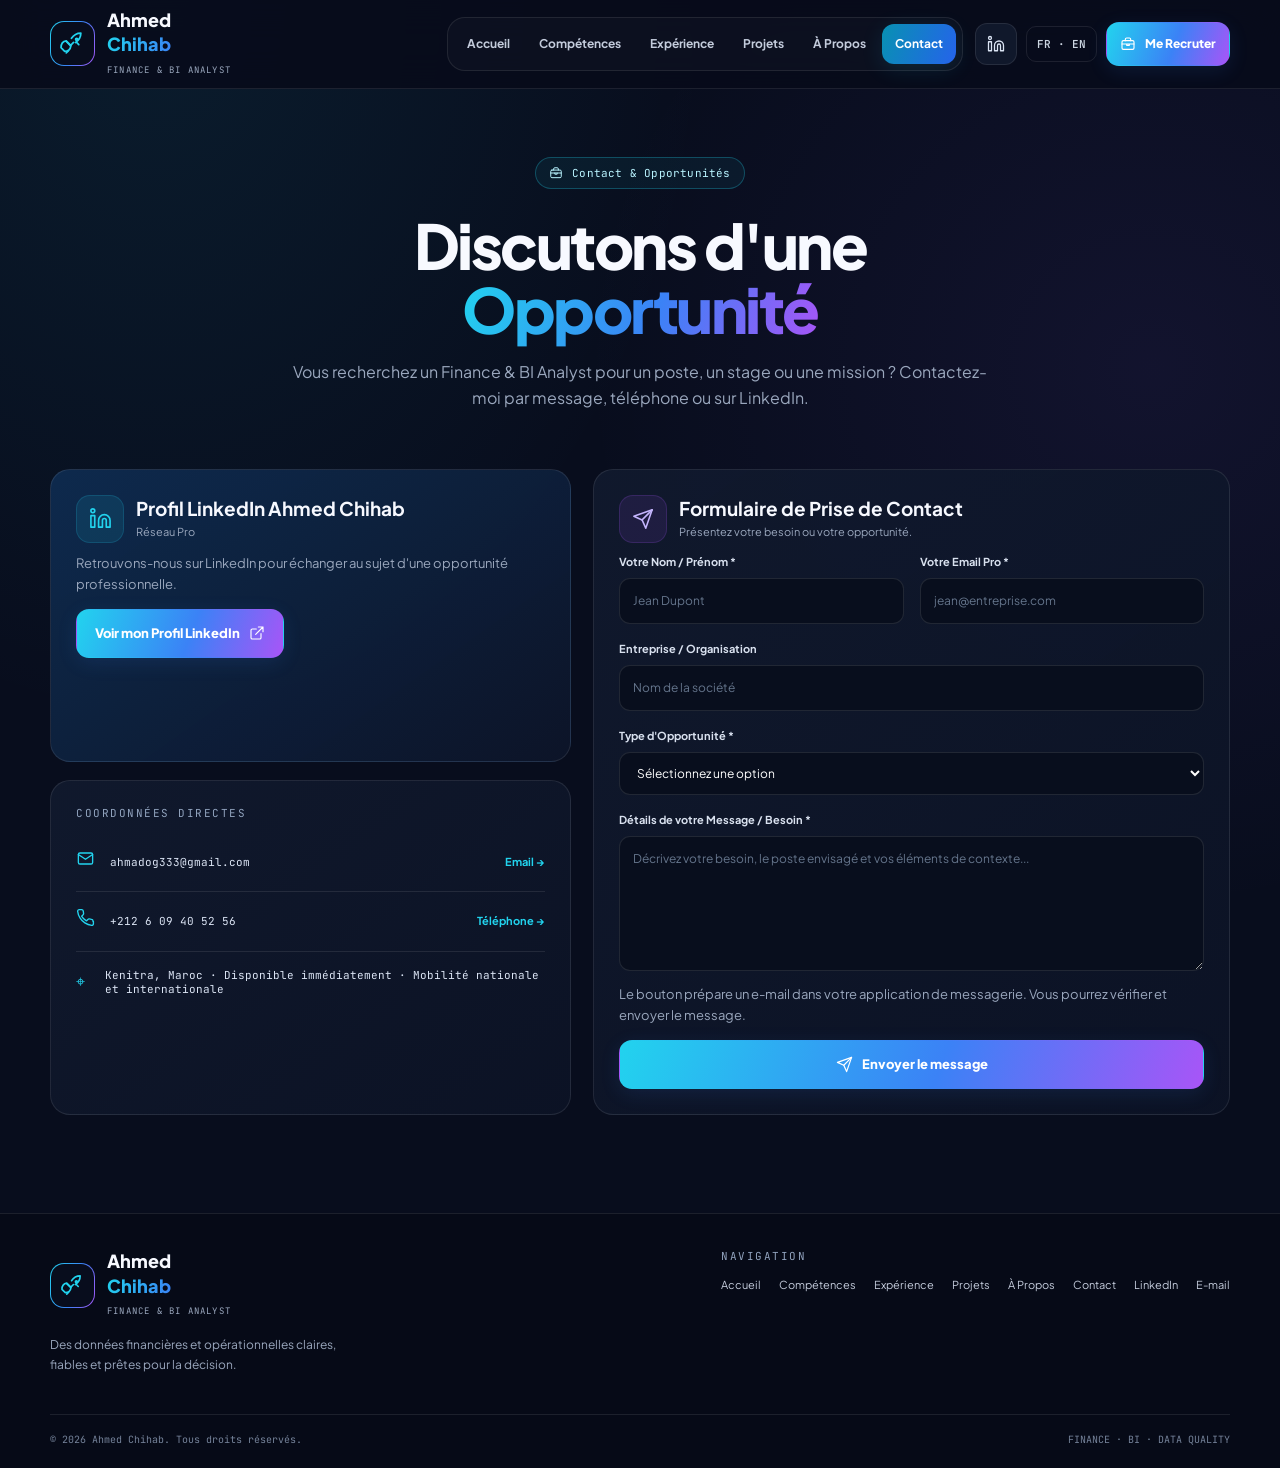
<file: portfolio-ahmed-chihab/portfolio-ahmed-chihab/contact.html>
<!doctype html>
<html lang="fr">
<head>
<meta charset="utf-8"><meta name="viewport" content="width=device-width, initial-scale=1">
<title>Contact | Ahmed Chihab</title><meta name="description" content="Contacter Ahmed Chihab pour une opportunité en finance, Business Intelligence, reporting ou analyse de données.">
<meta property="og:type" content="website"><meta property="og:title" content="Contact | Ahmed Chihab"><meta property="og:description" content="Contacter Ahmed Chihab pour une opportunité en finance, Business Intelligence, reporting ou analyse de données."><meta property="og:image" content="assets/images/og-image.svg">
<meta name="theme-color" content="#080d1d"><link rel="icon" href="assets/images/favicon.svg" type="image/svg+xml"><link rel="stylesheet" href="assets/css/style.css">
</head><body class=""><a class="skip-link" href="#main" style="position:absolute;left:-9999px;top:auto" onfocus="this.style.left='12px';this.style.top='12px';this.style.zIndex='1000';this.style.background='#0f172a';this.style.padding='10px'">Passer au contenu</a>
<header class="site-header"><div class="container header-inner">
<a class="brand" href="index.html" aria-label="Ahmed Chihab, accueil"><span class="brand-mark"><svg width="25" height="25" viewBox="0 0 24 24" fill="none" stroke="currentColor" stroke-width="1.7" stroke-linecap="round" stroke-linejoin="round" aria-hidden="true"><path d="M4.5 19.5c3.5 0 5.5-2 6-5.5l-4.5-4.5C2.5 10 1 13 1 16l3.5 3.5Z"/><path d="M10 14 6 10m4 4 3-3m-5 8-2 2m10-10 2 2m-7-6c2-3 5-5 9-5 0 4-2 7-5 9"/><circle cx="16" cy="8" r="1"/></svg></span><span><span class="brand-name">Ahmed <span>Chihab</span></span><span class="brand-tag">FINANCE &amp; BI ANALYST</span></span></a>
<button class="burger" aria-label="Ouvrir le menu" aria-expanded="false"><svg width="22" height="22" viewBox="0 0 24 24" fill="none" stroke="currentColor" stroke-width="2"><path d="M3 6h18M3 12h18M3 18h18"/></svg></button>
<div class="nav-wrap"><nav class="main-nav" aria-label="Navigation principale"><a href="index.html"  data-i18n="nav_home" data-fr="Accueil">Accueil</a><a href="competences.html"  data-i18n="nav_skills" data-fr="Compétences">Compétences</a><a href="experience.html"  data-i18n="nav_experience" data-fr="Expérience">Expérience</a><a href="projets.html"  data-i18n="nav_projects" data-fr="Projets">Projets</a><a href="a-propos.html"  data-i18n="nav_about" data-fr="À Propos">À Propos</a><a href="contact.html" aria-current="page" data-i18n="nav_contact" data-fr="Contact">Contact</a></nav>
<div class="header-actions"><a class="icon-btn" href="https://linkedin.com/in/ahmed-chihab" target="_blank" rel="noopener noreferrer" aria-label="LinkedIn"><svg width="18" height="18" viewBox="0 0 24 24" fill="none" stroke="currentColor" stroke-width="1.7" stroke-linecap="round" stroke-linejoin="round" aria-hidden="true"><path d="M16 8a6 6 0 0 1 6 6v7h-4v-7a2 2 0 0 0-4 0v7h-4v-7a6 6 0 0 1 6-6ZM2 9h4v12H2z"/><circle cx="4" cy="4" r="2"/></svg></a><button class="lang-toggle" data-lang-toggle aria-label="Switch to English">FR · EN</button><a class="btn btn-primary btn-small" href="contact.html"><svg width="16" height="16" viewBox="0 0 24 24" fill="none" stroke="currentColor" stroke-width="1.7" stroke-linecap="round" stroke-linejoin="round" aria-hidden="true"><rect x="3" y="7" width="18" height="13" rx="2"/><path d="M8 7V5a2 2 0 0 1 2-2h4a2 2 0 0 1 2 2v2M3 12h18M10 12v2h4v-2"/></svg> <span class="recruit-label" data-i18n="recruit" data-fr="Me Recruter">Me Recruter</span></a></div></div>
</div></header><main id="main"><section class="page-intro"><div class="container"><div class="eyebrow"><svg width="14" height="14" viewBox="0 0 24 24" fill="none" stroke="currentColor" stroke-width="1.7" stroke-linecap="round" stroke-linejoin="round" aria-hidden="true"><rect x="3" y="7" width="18" height="13" rx="2"/><path d="M8 7V5a2 2 0 0 1 2-2h4a2 2 0 0 1 2 2v2M3 12h18M10 12v2h4v-2"/></svg> Contact &amp; Opportunités</div><h1>Discutons d'une<br><span class="gradient">Opportunité</span></h1><p class="subtitle">Vous recherchez un Finance &amp; BI Analyst pour un poste, un stage ou une mission ? Contactez-moi par message, téléphone ou sur LinkedIn.</p></div></section>
<section class="section"><div class="container contact-grid"><div class="contact-left">
<article class="card linkedin-card reveal"><div class="contact-card-title"><div class="icon-box"><svg width="23" height="23" viewBox="0 0 24 24" fill="none" stroke="currentColor" stroke-width="1.7" stroke-linecap="round" stroke-linejoin="round" aria-hidden="true"><path d="M16 8a6 6 0 0 1 6 6v7h-4v-7a2 2 0 0 0-4 0v7h-4v-7a6 6 0 0 1 6-6ZM2 9h4v12H2z"/><circle cx="4" cy="4" r="2"/></svg></div><div><h2>Profil LinkedIn Ahmed Chihab</h2><p>Réseau Pro</p></div></div><p>Retrouvons-nous sur LinkedIn pour échanger au sujet d'une opportunité professionnelle.</p><a class="btn btn-primary" href="https://linkedin.com/in/ahmed-chihab" target="_blank" rel="noopener noreferrer">Voir mon Profil LinkedIn <svg width="16" height="16" viewBox="0 0 24 24" fill="none" stroke="currentColor" stroke-width="1.7" stroke-linecap="round" stroke-linejoin="round" aria-hidden="true"><path d="M14 3h7v7m0-7L10 14"/><path d="M18 13v6a2 2 0 0 1-2 2H5a2 2 0 0 1-2-2V8a2 2 0 0 1 2-2h6"/></svg></a></article>
<article class="card reveal"><div class="subheading" style="margin-top:0">COORDONNÉES DIRECTES</div><div class="contact-lines"><div class="contact-line"><span class="line-icon"><svg width="19" height="19" viewBox="0 0 24 24" fill="none" stroke="currentColor" stroke-width="1.7" stroke-linecap="round" stroke-linejoin="round" aria-hidden="true"><rect x="3" y="5" width="18" height="14" rx="2"/><path d="m3 7 9 6 9-6"/></svg></span><span class="value">ahmadog333@gmail.com</span><a class="action" href="mailto:ahmadog333@gmail.com">Email →</a></div><div class="contact-line"><span class="line-icon"><svg width="19" height="19" viewBox="0 0 24 24" fill="none" stroke="currentColor" stroke-width="1.7" stroke-linecap="round" stroke-linejoin="round" aria-hidden="true"><path d="M22 16.9v3a2 2 0 0 1-2.2 2 19.8 19.8 0 0 1-8.6-3.1 19.4 19.4 0 0 1-6-6A19.8 19.8 0 0 1 2.1 4.2 2 2 0 0 1 4.1 2h3a2 2 0 0 1 2 1.7l.5 3a2 2 0 0 1-.6 1.7L7.1 10.3a16 16 0 0 0 6 6l1.9-1.9a2 2 0 0 1 1.7-.6l3 .5a2 2 0 0 1 1.7 2.6Z"/></svg></span><span class="value">+212 6 09 40 52 56</span><a class="action" href="tel:+212609405256">Téléphone →</a></div><div class="contact-line"><span class="line-icon">⌖</span><span class="value">Kenitra, Maroc · Disponible immédiatement · Mobilité nationale et internationale</span></div></div></article></div>
<article class="card reveal"><div class="contact-card-title"><div class="icon-box purple"><svg width="22" height="22" viewBox="0 0 24 24" fill="none" stroke="currentColor" stroke-width="1.7" stroke-linecap="round" stroke-linejoin="round" aria-hidden="true"><path d="m22 2-7 20-4-9-9-4Z"/><path d="M22 2 11 13"/></svg></div><div><h2>Formulaire de Prise de Contact</h2><p>Présentez votre besoin ou votre opportunité.</p></div></div><form id="contact-form"><div class="form-grid"><div class="field"><label for="name">Votre Nom / Prénom *</label><input id="name" name="name" required autocomplete="name" placeholder="Jean Dupont"></div><div class="field"><label for="email">Votre Email Pro *</label><input id="email" name="email" type="email" required autocomplete="email" placeholder="jean@entreprise.com"></div><div class="field full"><label for="company">Entreprise / Organisation</label><input id="company" name="company" autocomplete="organization" placeholder="Nom de la société"></div><div class="field full"><label for="type">Type d'Opportunité *</label><select id="type" name="type" required><option value="">Sélectionnez une option</option><option>CDI</option><option>CDD</option><option>Stage</option><option>Alternance</option><option>Mission Freelance</option><option>Autre</option></select></div><div class="field full"><label for="message">Détails de votre Message / Besoin *</label><textarea id="message" name="message" required placeholder="Décrivez votre besoin, le poste envisagé et vos éléments de contexte..."></textarea></div></div><p class="form-note">Le bouton prépare un e-mail dans votre application de messagerie. Vous pourrez vérifier et envoyer le message.</p><button class="btn btn-primary" type="submit" style="width:100%"><svg width="17" height="17" viewBox="0 0 24 24" fill="none" stroke="currentColor" stroke-width="1.7" stroke-linecap="round" stroke-linejoin="round" aria-hidden="true"><path d="m22 2-7 20-4-9-9-4Z"/><path d="M22 2 11 13"/></svg> Envoyer le message</button><div id="form-success" class="success-message" role="status" aria-live="polite"></div></form></article></div></section></main><footer class="site-footer"><div class="container"><div class="footer-top"><div><a class="brand" href="index.html"><span class="brand-mark"><svg width="23" height="23" viewBox="0 0 24 24" fill="none" stroke="currentColor" stroke-width="1.7" stroke-linecap="round" stroke-linejoin="round" aria-hidden="true"><path d="M4.5 19.5c3.5 0 5.5-2 6-5.5l-4.5-4.5C2.5 10 1 13 1 16l3.5 3.5Z"/><path d="M10 14 6 10m4 4 3-3m-5 8-2 2m10-10 2 2m-7-6c2-3 5-5 9-5 0 4-2 7-5 9"/><circle cx="16" cy="8" r="1"/></svg></span><span><span class="brand-name">Ahmed <span>Chihab</span></span><span class="brand-tag">FINANCE &amp; BI ANALYST</span></span></a><p class="footer-description" data-i18n="footer_blurb" data-fr="Des données financières et opérationnelles claires, fiables et prêtes pour la décision.">Des données financières et opérationnelles claires, fiables et prêtes pour la décision.</p></div><div><div class="subheading" style="margin-top:0">NAVIGATION</div><div class="footer-links"><a href="index.html">Accueil</a><a href="competences.html">Compétences</a><a href="experience.html">Expérience</a><a href="projets.html">Projets</a><a href="a-propos.html">À Propos</a><a href="contact.html">Contact</a><a href="https://linkedin.com/in/ahmed-chihab" target="_blank" rel="noopener noreferrer">LinkedIn</a><a href="mailto:ahmadog333@gmail.com">E-mail</a></div></div></div><div class="footer-bottom"><span>© 2026 Ahmed Chihab. Tous droits réservés.</span><span>FINANCE · BI · DATA QUALITY</span></div></div></footer><script src="assets/js/main.js"></script></body></html>
</file>
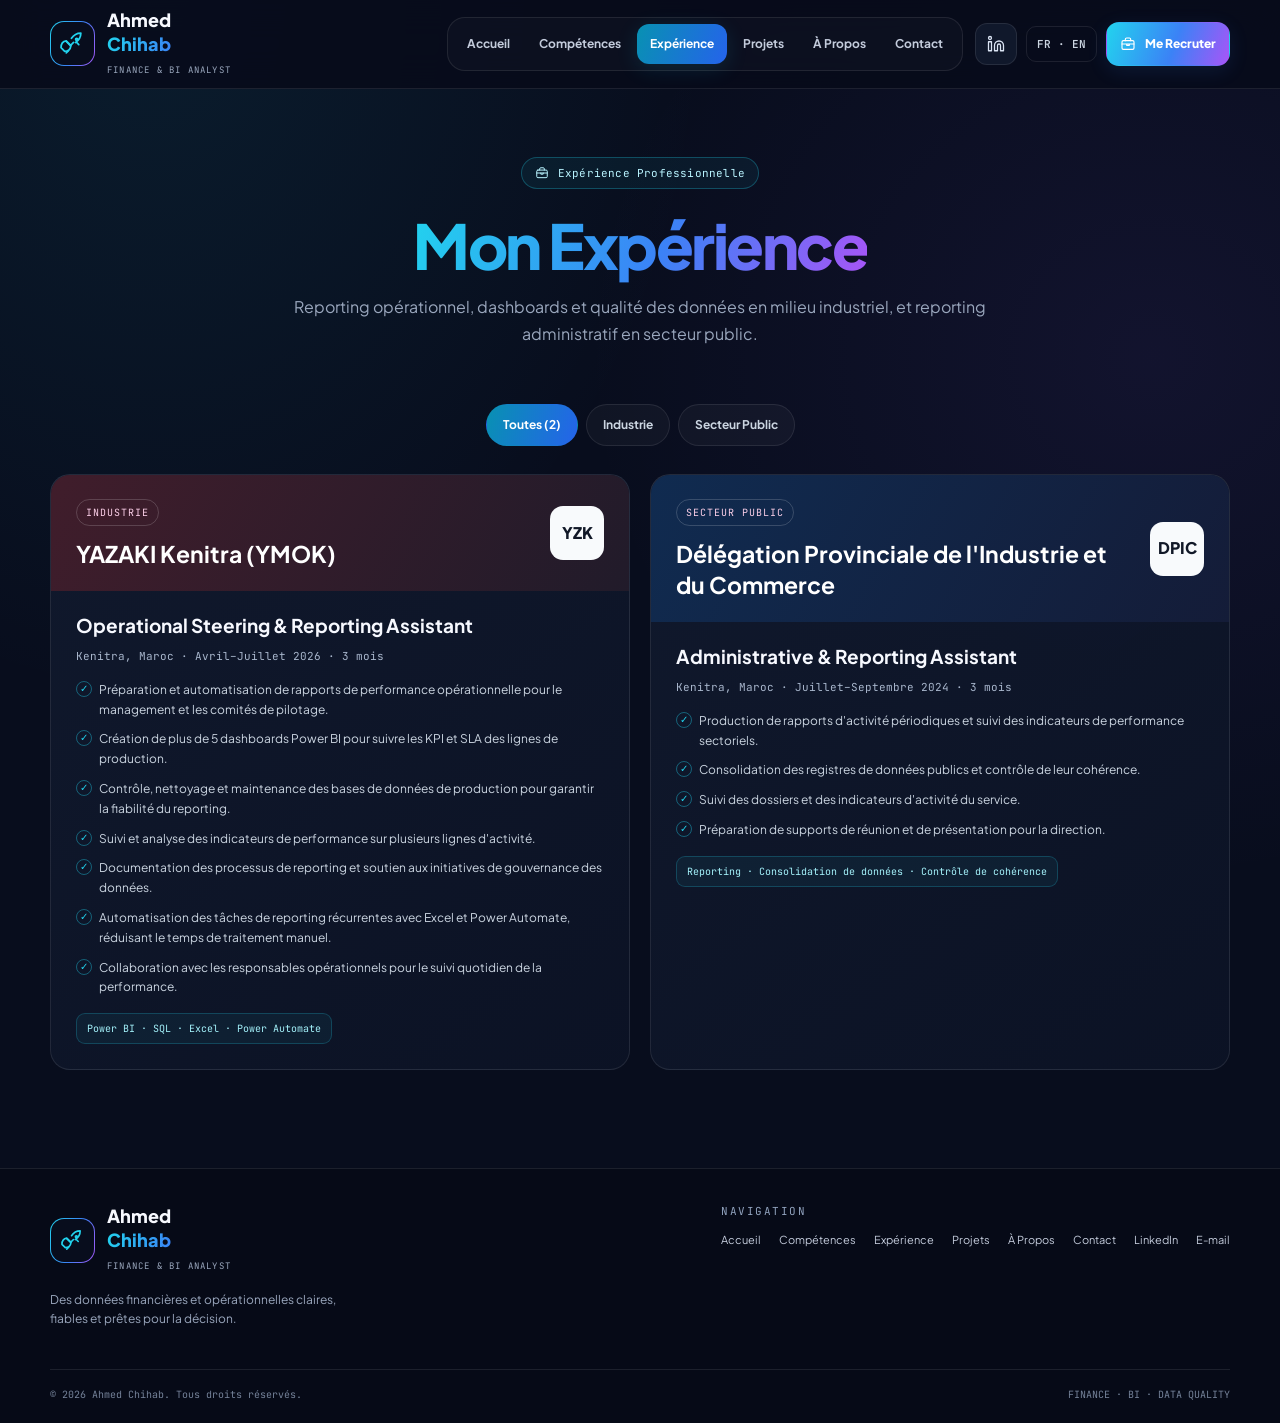
<file: portfolio-ahmed-chihab/portfolio-ahmed-chihab/experience.html>
<!doctype html>
<html lang="fr">
<head>
<meta charset="utf-8"><meta name="viewport" content="width=device-width, initial-scale=1">
<title>Expérience | Ahmed Chihab</title><meta name="description" content="Expériences professionnelles d'Ahmed Chihab chez YAZAKI Kenitra et à la Délégation Provinciale de l'Industrie et du Commerce.">
<meta property="og:type" content="website"><meta property="og:title" content="Expérience | Ahmed Chihab"><meta property="og:description" content="Expériences professionnelles d'Ahmed Chihab chez YAZAKI Kenitra et à la Délégation Provinciale de l'Industrie et du Commerce."><meta property="og:image" content="assets/images/og-image.svg">
<meta name="theme-color" content="#080d1d"><link rel="icon" href="assets/images/favicon.svg" type="image/svg+xml"><link rel="stylesheet" href="assets/css/style.css">
</head><body class=""><a class="skip-link" href="#main" style="position:absolute;left:-9999px;top:auto" onfocus="this.style.left='12px';this.style.top='12px';this.style.zIndex='1000';this.style.background='#0f172a';this.style.padding='10px'">Passer au contenu</a>
<header class="site-header"><div class="container header-inner">
<a class="brand" href="index.html" aria-label="Ahmed Chihab, accueil"><span class="brand-mark"><svg width="25" height="25" viewBox="0 0 24 24" fill="none" stroke="currentColor" stroke-width="1.7" stroke-linecap="round" stroke-linejoin="round" aria-hidden="true"><path d="M4.5 19.5c3.5 0 5.5-2 6-5.5l-4.5-4.5C2.5 10 1 13 1 16l3.5 3.5Z"/><path d="M10 14 6 10m4 4 3-3m-5 8-2 2m10-10 2 2m-7-6c2-3 5-5 9-5 0 4-2 7-5 9"/><circle cx="16" cy="8" r="1"/></svg></span><span><span class="brand-name">Ahmed <span>Chihab</span></span><span class="brand-tag">FINANCE &amp; BI ANALYST</span></span></a>
<button class="burger" aria-label="Ouvrir le menu" aria-expanded="false"><svg width="22" height="22" viewBox="0 0 24 24" fill="none" stroke="currentColor" stroke-width="2"><path d="M3 6h18M3 12h18M3 18h18"/></svg></button>
<div class="nav-wrap"><nav class="main-nav" aria-label="Navigation principale"><a href="index.html"  data-i18n="nav_home" data-fr="Accueil">Accueil</a><a href="competences.html"  data-i18n="nav_skills" data-fr="Compétences">Compétences</a><a href="experience.html" aria-current="page" data-i18n="nav_experience" data-fr="Expérience">Expérience</a><a href="projets.html"  data-i18n="nav_projects" data-fr="Projets">Projets</a><a href="a-propos.html"  data-i18n="nav_about" data-fr="À Propos">À Propos</a><a href="contact.html"  data-i18n="nav_contact" data-fr="Contact">Contact</a></nav>
<div class="header-actions"><a class="icon-btn" href="https://linkedin.com/in/ahmed-chihab" target="_blank" rel="noopener noreferrer" aria-label="LinkedIn"><svg width="18" height="18" viewBox="0 0 24 24" fill="none" stroke="currentColor" stroke-width="1.7" stroke-linecap="round" stroke-linejoin="round" aria-hidden="true"><path d="M16 8a6 6 0 0 1 6 6v7h-4v-7a2 2 0 0 0-4 0v7h-4v-7a6 6 0 0 1 6-6ZM2 9h4v12H2z"/><circle cx="4" cy="4" r="2"/></svg></a><button class="lang-toggle" data-lang-toggle aria-label="Switch to English">FR · EN</button><a class="btn btn-primary btn-small" href="contact.html"><svg width="16" height="16" viewBox="0 0 24 24" fill="none" stroke="currentColor" stroke-width="1.7" stroke-linecap="round" stroke-linejoin="round" aria-hidden="true"><rect x="3" y="7" width="18" height="13" rx="2"/><path d="M8 7V5a2 2 0 0 1 2-2h4a2 2 0 0 1 2 2v2M3 12h18M10 12v2h4v-2"/></svg> <span class="recruit-label" data-i18n="recruit" data-fr="Me Recruter">Me Recruter</span></a></div></div>
</div></header><main id="main"><section class="page-intro"><div class="container"><div class="eyebrow"><svg width="14" height="14" viewBox="0 0 24 24" fill="none" stroke="currentColor" stroke-width="1.7" stroke-linecap="round" stroke-linejoin="round" aria-hidden="true"><rect x="3" y="7" width="18" height="13" rx="2"/><path d="M8 7V5a2 2 0 0 1 2-2h4a2 2 0 0 1 2 2v2M3 12h18M10 12v2h4v-2"/></svg> Expérience Professionnelle</div><h1><span class="gradient">Mon Expérience</span></h1><p class="subtitle">Reporting opérationnel, dashboards et qualité des données en milieu industriel, et reporting administratif en secteur public.</p></div></section><section class="section"><div class="container"><div class="filter-bar" role="group" aria-label="Filtrer les expériences"><button class="filter-btn active" data-filter="all">Toutes (2)</button><button class="filter-btn" data-filter="industry">Industrie</button><button class="filter-btn" data-filter="public">Secteur Public</button></div><div class="grid-2"><article class="card reveal" data-category="industry"><div class="experience-banner "><div><span class="category">INDUSTRIE</span><h2>YAZAKI Kenitra (YMOK)</h2></div><div class="initials">YZK</div></div><h3>Operational Steering & Reporting Assistant</h3><div class="job-meta">Kenitra, Maroc · Avril–Juillet 2026 · 3 mois</div><ul class="check-list"><li>Préparation et automatisation de rapports de performance opérationnelle pour le management et les comités de pilotage.</li><li>Création de plus de 5 dashboards Power BI pour suivre les KPI et SLA des lignes de production.</li><li>Contrôle, nettoyage et maintenance des bases de données de production pour garantir la fiabilité du reporting.</li><li>Suivi et analyse des indicateurs de performance sur plusieurs lignes d'activité.</li><li>Documentation des processus de reporting et soutien aux initiatives de gouvernance des données.</li><li>Automatisation des tâches de reporting récurrentes avec Excel et Power Automate, réduisant le temps de traitement manuel.</li><li>Collaboration avec les responsables opérationnels pour le suivi quotidien de la performance.</li></ul><span class="tech-chip">Power BI · SQL · Excel · Power Automate</span></article><article class="card reveal" data-category="public"><div class="experience-banner public"><div><span class="category">SECTEUR PUBLIC</span><h2>Délégation Provinciale de l'Industrie et du Commerce</h2></div><div class="initials">DPIC</div></div><h3>Administrative & Reporting Assistant</h3><div class="job-meta">Kenitra, Maroc · Juillet–Septembre 2024 · 3 mois</div><ul class="check-list"><li>Production de rapports d'activité périodiques et suivi des indicateurs de performance sectoriels.</li><li>Consolidation des registres de données publics et contrôle de leur cohérence.</li><li>Suivi des dossiers et des indicateurs d'activité du service.</li><li>Préparation de supports de réunion et de présentation pour la direction.</li></ul><span class="tech-chip">Reporting · Consolidation de données · Contrôle de cohérence</span></article></div></div></section></main><footer class="site-footer"><div class="container"><div class="footer-top"><div><a class="brand" href="index.html"><span class="brand-mark"><svg width="23" height="23" viewBox="0 0 24 24" fill="none" stroke="currentColor" stroke-width="1.7" stroke-linecap="round" stroke-linejoin="round" aria-hidden="true"><path d="M4.5 19.5c3.5 0 5.5-2 6-5.5l-4.5-4.5C2.5 10 1 13 1 16l3.5 3.5Z"/><path d="M10 14 6 10m4 4 3-3m-5 8-2 2m10-10 2 2m-7-6c2-3 5-5 9-5 0 4-2 7-5 9"/><circle cx="16" cy="8" r="1"/></svg></span><span><span class="brand-name">Ahmed <span>Chihab</span></span><span class="brand-tag">FINANCE &amp; BI ANALYST</span></span></a><p class="footer-description" data-i18n="footer_blurb" data-fr="Des données financières et opérationnelles claires, fiables et prêtes pour la décision.">Des données financières et opérationnelles claires, fiables et prêtes pour la décision.</p></div><div><div class="subheading" style="margin-top:0">NAVIGATION</div><div class="footer-links"><a href="index.html">Accueil</a><a href="competences.html">Compétences</a><a href="experience.html">Expérience</a><a href="projets.html">Projets</a><a href="a-propos.html">À Propos</a><a href="contact.html">Contact</a><a href="https://linkedin.com/in/ahmed-chihab" target="_blank" rel="noopener noreferrer">LinkedIn</a><a href="mailto:ahmadog333@gmail.com">E-mail</a></div></div></div><div class="footer-bottom"><span>© 2026 Ahmed Chihab. Tous droits réservés.</span><span>FINANCE · BI · DATA QUALITY</span></div></div></footer><script src="assets/js/main.js"></script></body></html>
</file>
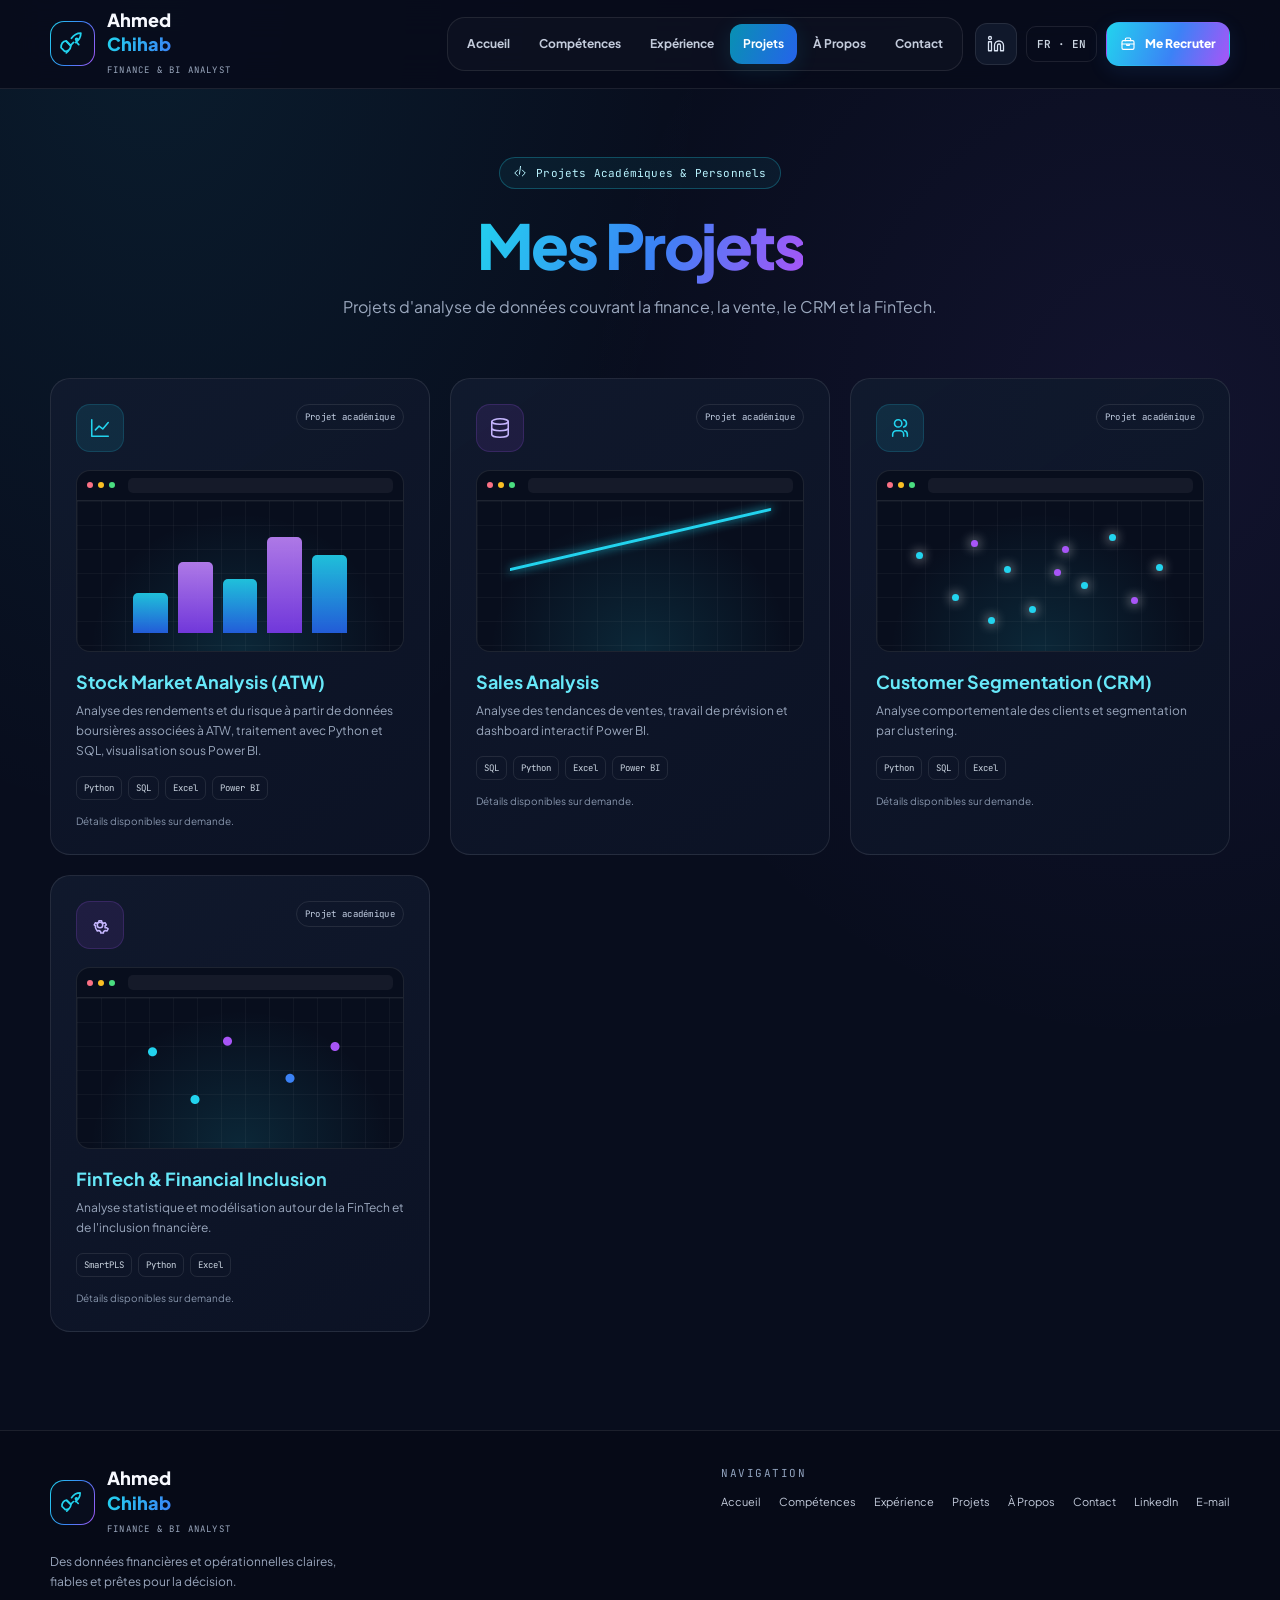
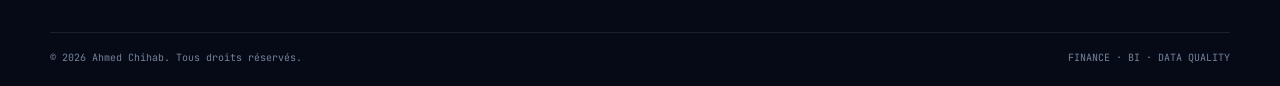
<file: portfolio-ahmed-chihab/portfolio-ahmed-chihab/projets.html>
<!doctype html>
<html lang="fr">
<head>
<meta charset="utf-8"><meta name="viewport" content="width=device-width, initial-scale=1">
<title>Projets | Ahmed Chihab</title><meta name="description" content="Projets académiques d'Ahmed Chihab en analyse boursière, ventes, segmentation client et FinTech.">
<meta property="og:type" content="website"><meta property="og:title" content="Projets | Ahmed Chihab"><meta property="og:description" content="Projets académiques d'Ahmed Chihab en analyse boursière, ventes, segmentation client et FinTech."><meta property="og:image" content="assets/images/og-image.svg">
<meta name="theme-color" content="#080d1d"><link rel="icon" href="assets/images/favicon.svg" type="image/svg+xml"><link rel="stylesheet" href="assets/css/style.css">
</head><body class=""><a class="skip-link" href="#main" style="position:absolute;left:-9999px;top:auto" onfocus="this.style.left='12px';this.style.top='12px';this.style.zIndex='1000';this.style.background='#0f172a';this.style.padding='10px'">Passer au contenu</a>
<header class="site-header"><div class="container header-inner">
<a class="brand" href="index.html" aria-label="Ahmed Chihab, accueil"><span class="brand-mark"><svg width="25" height="25" viewBox="0 0 24 24" fill="none" stroke="currentColor" stroke-width="1.7" stroke-linecap="round" stroke-linejoin="round" aria-hidden="true"><path d="M4.5 19.5c3.5 0 5.5-2 6-5.5l-4.5-4.5C2.5 10 1 13 1 16l3.5 3.5Z"/><path d="M10 14 6 10m4 4 3-3m-5 8-2 2m10-10 2 2m-7-6c2-3 5-5 9-5 0 4-2 7-5 9"/><circle cx="16" cy="8" r="1"/></svg></span><span><span class="brand-name">Ahmed <span>Chihab</span></span><span class="brand-tag">FINANCE &amp; BI ANALYST</span></span></a>
<button class="burger" aria-label="Ouvrir le menu" aria-expanded="false"><svg width="22" height="22" viewBox="0 0 24 24" fill="none" stroke="currentColor" stroke-width="2"><path d="M3 6h18M3 12h18M3 18h18"/></svg></button>
<div class="nav-wrap"><nav class="main-nav" aria-label="Navigation principale"><a href="index.html"  data-i18n="nav_home" data-fr="Accueil">Accueil</a><a href="competences.html"  data-i18n="nav_skills" data-fr="Compétences">Compétences</a><a href="experience.html"  data-i18n="nav_experience" data-fr="Expérience">Expérience</a><a href="projets.html" aria-current="page" data-i18n="nav_projects" data-fr="Projets">Projets</a><a href="a-propos.html"  data-i18n="nav_about" data-fr="À Propos">À Propos</a><a href="contact.html"  data-i18n="nav_contact" data-fr="Contact">Contact</a></nav>
<div class="header-actions"><a class="icon-btn" href="https://linkedin.com/in/ahmed-chihab" target="_blank" rel="noopener noreferrer" aria-label="LinkedIn"><svg width="18" height="18" viewBox="0 0 24 24" fill="none" stroke="currentColor" stroke-width="1.7" stroke-linecap="round" stroke-linejoin="round" aria-hidden="true"><path d="M16 8a6 6 0 0 1 6 6v7h-4v-7a2 2 0 0 0-4 0v7h-4v-7a6 6 0 0 1 6-6ZM2 9h4v12H2z"/><circle cx="4" cy="4" r="2"/></svg></a><button class="lang-toggle" data-lang-toggle aria-label="Switch to English">FR · EN</button><a class="btn btn-primary btn-small" href="contact.html"><svg width="16" height="16" viewBox="0 0 24 24" fill="none" stroke="currentColor" stroke-width="1.7" stroke-linecap="round" stroke-linejoin="round" aria-hidden="true"><rect x="3" y="7" width="18" height="13" rx="2"/><path d="M8 7V5a2 2 0 0 1 2-2h4a2 2 0 0 1 2 2v2M3 12h18M10 12v2h4v-2"/></svg> <span class="recruit-label" data-i18n="recruit" data-fr="Me Recruter">Me Recruter</span></a></div></div>
</div></header><main id="main"><section class="page-intro"><div class="container"><div class="eyebrow"><svg width="14" height="14" viewBox="0 0 24 24" fill="none" stroke="currentColor" stroke-width="1.7" stroke-linecap="round" stroke-linejoin="round" aria-hidden="true"><path d="m8 17-5-5 5-5m8 10 5-5-5-5m-3-7-2 14"/></svg> Projets Académiques &amp; Personnels</div><h1><span class="gradient">Mes Projets</span></h1><p class="subtitle">Projets d'analyse de données couvrant la finance, la vente, le CRM et la FinTech.</p></div></section><section class="section"><div class="container grid-3"><article class="card project-card reveal"><div class="card-top"><div class="icon-box "><svg width="22" height="22" viewBox="0 0 24 24" fill="none" stroke="currentColor" stroke-width="1.7" stroke-linecap="round" stroke-linejoin="round" aria-hidden="true"><path d="M3 3v18h18M7 14l4-4 4 3 6-7"/></svg></div><span class="tag">Projet académique</span></div><div class="browser"><div class="browser-head"><i></i><i></i><i></i><div class="address"></div></div><div class="visual"><div class="bar" style="height:35%"></div><div class="bar" style="height:62%"></div><div class="bar" style="height:47%"></div><div class="bar" style="height:84%"></div><div class="bar" style="height:68%"></div></div></div><h2 class="project-name">Stock Market Analysis (ATW)</h2><p>Analyse des rendements et du risque à partir de données boursières associées à ATW, traitement avec Python et SQL, visualisation sous Power BI.</p><div class="project-tech"><span>Python</span><span>SQL</span><span>Excel</span><span>Power BI</span></div><p class="details-note">Détails disponibles sur demande.</p></article><article class="card project-card reveal"><div class="card-top"><div class="icon-box purple"><svg width="22" height="22" viewBox="0 0 24 24" fill="none" stroke="currentColor" stroke-width="1.7" stroke-linecap="round" stroke-linejoin="round" aria-hidden="true"><ellipse cx="12" cy="5" rx="9" ry="3"/><path d="M3 5v14c0 1.7 4 3 9 3s9-1.3 9-3V5M3 12c0 1.7 4 3 9 3s9-1.3 9-3"/></svg></div><span class="tag">Projet académique</span></div><div class="browser"><div class="browser-head"><i></i><i></i><i></i><div class="address"></div></div><div class="visual"><div class="curve"></div></div></div><h2 class="project-name">Sales Analysis</h2><p>Analyse des tendances de ventes, travail de prévision et dashboard interactif Power BI.</p><div class="project-tech"><span>SQL</span><span>Python</span><span>Excel</span><span>Power BI</span></div><p class="details-note">Détails disponibles sur demande.</p></article><article class="card project-card reveal"><div class="card-top"><div class="icon-box "><svg width="22" height="22" viewBox="0 0 24 24" fill="none" stroke="currentColor" stroke-width="1.7" stroke-linecap="round" stroke-linejoin="round" aria-hidden="true"><path d="M16 21v-2a4 4 0 0 0-4-4H8a4 4 0 0 0-4 4v2"/><circle cx="10" cy="7" r="4"/><path d="M20 21v-2a4 4 0 0 0-3-3.9M16 3.1a4 4 0 0 1 0 7.8"/></svg></div><span class="tag">Projet académique</span></div><div class="browser"><div class="browser-head"><i></i><i></i><i></i><div class="address"></div></div><div class="visual"><div class="dots-cloud"><i style="left:5%;top:30%"></i><i style="left:18%;top:65%"></i><i style="left:25%;top:20%"></i><i style="left:37%;top:42%"></i><i style="left:46%;top:75%"></i><i style="left:58%;top:25%"></i><i style="left:65%;top:55%"></i><i style="left:75%;top:15%"></i><i style="left:83%;top:68%"></i><i style="left:92%;top:40%"></i><i style="left:31%;top:84%"></i><i style="left:55%;top:44%"></i></div></div></div><h2 class="project-name">Customer Segmentation (CRM)</h2><p>Analyse comportementale des clients et segmentation par clustering.</p><div class="project-tech"><span>Python</span><span>SQL</span><span>Excel</span></div><p class="details-note">Détails disponibles sur demande.</p></article><article class="card project-card reveal"><div class="card-top"><div class="icon-box purple"><svg width="22" height="22" viewBox="0 0 24 24" fill="none" stroke="currentColor" stroke-width="1.7" stroke-linecap="round" stroke-linejoin="round" aria-hidden="true"><circle cx="12" cy="12" r="3"/><path d="m19.4 15 .1.1 1.4 1.1-1.4 2.4-1.7-.6a8 8 0 0 1-1.8 1l-.3 1.8h-2.8l-.3-1.8a8 8 0 0 1-1.8-1l-1.7.6-1.4-2.4L7.1 15a8 8 0 0 1 0-2l-1.4-1.1 1.4-2.4 1.7.6a8 8 0 0 1 1.8-1l.3-1.8h2.8l.3 1.8a8 8 0 0 1 1.8 1l1.7-.6 1.4 2.4-1.4 1.1a8 8 0 0 1 0 2Z"/></svg></div><span class="tag">Projet académique</span></div><div class="browser"><div class="browser-head"><i></i><i></i><i></i><div class="address"></div></div><div class="visual"><div class="network"></div></div></div><h2 class="project-name">FinTech & Financial Inclusion</h2><p>Analyse statistique et modélisation autour de la FinTech et de l'inclusion financière.</p><div class="project-tech"><span>SmartPLS</span><span>Python</span><span>Excel</span></div><p class="details-note">Détails disponibles sur demande.</p></article></div></section></main><footer class="site-footer"><div class="container"><div class="footer-top"><div><a class="brand" href="index.html"><span class="brand-mark"><svg width="23" height="23" viewBox="0 0 24 24" fill="none" stroke="currentColor" stroke-width="1.7" stroke-linecap="round" stroke-linejoin="round" aria-hidden="true"><path d="M4.5 19.5c3.5 0 5.5-2 6-5.5l-4.5-4.5C2.5 10 1 13 1 16l3.5 3.5Z"/><path d="M10 14 6 10m4 4 3-3m-5 8-2 2m10-10 2 2m-7-6c2-3 5-5 9-5 0 4-2 7-5 9"/><circle cx="16" cy="8" r="1"/></svg></span><span><span class="brand-name">Ahmed <span>Chihab</span></span><span class="brand-tag">FINANCE &amp; BI ANALYST</span></span></a><p class="footer-description" data-i18n="footer_blurb" data-fr="Des données financières et opérationnelles claires, fiables et prêtes pour la décision.">Des données financières et opérationnelles claires, fiables et prêtes pour la décision.</p></div><div><div class="subheading" style="margin-top:0">NAVIGATION</div><div class="footer-links"><a href="index.html">Accueil</a><a href="competences.html">Compétences</a><a href="experience.html">Expérience</a><a href="projets.html">Projets</a><a href="a-propos.html">À Propos</a><a href="contact.html">Contact</a><a href="https://linkedin.com/in/ahmed-chihab" target="_blank" rel="noopener noreferrer">LinkedIn</a><a href="mailto:ahmadog333@gmail.com">E-mail</a></div></div></div><div class="footer-bottom"><span>© 2026 Ahmed Chihab. Tous droits réservés.</span><span>FINANCE · BI · DATA QUALITY</span></div></div></footer><script src="assets/js/main.js"></script></body></html>
</file>
<file: portfolio-ahmed-chihab/portfolio-ahmed-chihab/assets/css/style.css>
@import url('https://fonts.googleapis.com/css2?family=JetBrains+Mono:wght@400;500;600&family=Plus+Jakarta+Sans:wght@400;500;600;700;800&display=swap');
:root{--bg:#080d1d;--surface:#10182b;--surface2:#0c1325;--line:rgba(255,255,255,.09);--text:#f7f9ff;--muted:#9aa7bd;--cyan:#22d3ee;--blue:#3b82f6;--violet:#a855f7;--green:#22c55e;--mono:'JetBrains Mono',monospace;--font:'Plus Jakarta Sans',sans-serif;--gradient:linear-gradient(110deg,#22d3ee,#3b82f6 55%,#a855f7)}
*{box-sizing:border-box}html{scroll-behavior:smooth}body{margin:0;background:radial-gradient(ellipse at 12% 0%,rgba(34,211,238,.08),transparent 35%),radial-gradient(ellipse at 90% 25%,rgba(139,92,246,.08),transparent 35%),var(--bg);color:var(--text);font-family:var(--font);line-height:1.65}body.home{background-image:linear-gradient(rgba(255,255,255,.025) 1px,transparent 1px),linear-gradient(90deg,rgba(255,255,255,.025) 1px,transparent 1px),radial-gradient(ellipse at 12% 0%,rgba(34,211,238,.09),transparent 35%);background-size:42px 42px,42px 42px,auto;background-color:var(--bg)}a{color:inherit;text-decoration:none}button,input,select,textarea{font:inherit}button,a{ -webkit-tap-highlight-color:transparent}a:focus-visible,button:focus-visible,input:focus-visible,select:focus-visible,textarea:focus-visible{outline:3px solid var(--cyan);outline-offset:3px}img,svg{max-width:100%}.container{width:min(1180px,calc(100% - 40px));margin:auto}.site-header{position:sticky;top:0;z-index:50;background:rgba(7,11,26,.86);backdrop-filter:blur(18px);border-bottom:1px solid var(--line)}.header-inner{height:88px;display:flex;align-items:center;justify-content:space-between;gap:20px}.brand{display:flex;align-items:center;gap:12px;min-width:215px}.brand-mark{width:45px;height:45px;border-radius:14px;background:linear-gradient(var(--bg),var(--bg)) padding-box,var(--gradient) border-box;border:1px solid transparent;display:grid;place-items:center;color:var(--cyan)}.brand-name{font-weight:800;line-height:1.1;font-size:18px}.brand-name span{display:block;background:var(--gradient);-webkit-background-clip:text;background-clip:text;color:transparent}.brand-tag{font:9px var(--mono);letter-spacing:1.2px;color:var(--muted);margin-top:5px}.nav-wrap{display:flex;align-items:center;gap:12px}.main-nav{display:flex;align-items:center;gap:3px;padding:6px;border:1px solid var(--line);border-radius:18px;background:rgba(255,255,255,.025)}.main-nav a{padding:10px 13px;border-radius:12px;font-size:12px;font-weight:700;color:#c4ccdc;white-space:nowrap;transition:.25s}.main-nav a:hover{background:rgba(255,255,255,.07);color:white}.main-nav a[aria-current=page]{background:linear-gradient(110deg,#0891b2,#2563eb);color:white;box-shadow:0 5px 22px rgba(34,211,238,.12)}.header-actions{display:flex;align-items:center;gap:9px}.icon-btn{width:42px;height:42px;border-radius:12px;border:1px solid var(--line);background:#10182b;display:grid;place-items:center;color:#dce5f5}.btn{display:inline-flex;justify-content:center;align-items:center;gap:9px;border:1px solid transparent;border-radius:13px;padding:13px 18px;font-weight:800;font-size:13px;cursor:pointer;transition:transform .25s,box-shadow .25s,border-color .25s}.btn:hover{transform:translateY(-2px);box-shadow:0 8px 28px rgba(59,130,246,.22)}.btn-primary{background:var(--gradient);color:white;box-shadow:0 5px 20px rgba(59,130,246,.12)}.btn-secondary{background:rgba(255,255,255,.035);border-color:rgba(168,85,247,.35);color:#f4f6ff}.btn-small{padding:11px 13px;font-size:12px}.lang-toggle{font:600 11px var(--mono);background:transparent;border:1px solid var(--line);color:#cbd5e1;border-radius:10px;padding:10px;cursor:pointer}.burger{display:none;width:44px;height:44px;background:var(--surface);border:1px solid var(--line);border-radius:12px;color:white}.hero{padding:76px 0 52px}.hero-grid{display:grid;grid-template-columns:1.04fr .96fr;gap:52px;align-items:center}.eyebrow{display:inline-flex;align-items:center;gap:9px;border:1px solid rgba(34,211,238,.28);background:rgba(34,211,238,.06);color:#b9f4ff;padding:8px 13px;border-radius:99px;font:11px var(--mono);letter-spacing:.2px;margin-bottom:24px}.eyebrow.green{border-color:rgba(34,197,94,.3);background:rgba(34,197,94,.07);color:#bbf7d0}.status-dot{width:7px;height:7px;border-radius:50%;background:var(--green);box-shadow:0 0 12px var(--green)}h1,h2,h3,p{margin-top:0}h1{font-size:clamp(44px,6.3vw,78px);line-height:1.04;letter-spacing:-3.5px;font-weight:800;margin-bottom:25px}h1 .gradient,.gradient-text{background:var(--gradient);-webkit-background-clip:text;background-clip:text;color:transparent}.lead{font-size:18px;line-height:1.8;color:#c5cede;max-width:650px;margin-bottom:24px}.lead strong{color:white}.info-pills{display:flex;gap:9px;flex-wrap:wrap;margin:24px 0}.info-pill{display:flex;align-items:center;gap:8px;padding:9px 12px;border:1px solid var(--line);background:rgba(15,23,42,.72);border-radius:10px;color:#d4dbea;font:11px var(--mono)}.chips{display:flex;gap:8px;flex-wrap:wrap;margin:22px 0 28px}.chip{display:inline-flex;align-items:center;gap:7px;border:1px solid var(--line);border-radius:99px;background:rgba(255,255,255,.035);padding:7px 11px;color:#d7deec;font-size:11px;font-weight:600}.chip svg{color:var(--cyan)}.hero-buttons{display:flex;flex-wrap:wrap;gap:12px}.terminal{border:1px solid rgba(34,211,238,.23);border-radius:23px;background:linear-gradient(145deg,rgba(15,23,42,.97),rgba(8,13,29,.98));box-shadow:0 0 60px rgba(34,211,238,.08),0 0 80px rgba(168,85,247,.06);overflow:hidden;position:relative}.terminal:before{content:"";position:absolute;inset:-1px;pointer-events:none;border-radius:inherit;background:linear-gradient(135deg,rgba(34,211,238,.12),transparent 35%,rgba(168,85,247,.12));opacity:.65}.terminal-head{position:relative;display:flex;align-items:center;gap:13px;padding:17px 19px;border-bottom:1px solid var(--line);background:rgba(255,255,255,.025)}.avatar-mini{width:40px;height:40px;border-radius:50%;display:grid;place-items:center;background:var(--gradient);font-weight:800}.window-dots{display:flex;gap:5px}.window-dots i{width:8px;height:8px;border-radius:50%;background:#fb7185}.window-dots i:nth-child(2){background:#fbbf24}.window-dots i:nth-child(3){background:#4ade80}.file-name{font:11px var(--mono);color:#e6edf8}.file-sub{font-size:10px;color:var(--muted)}.available{margin-left:auto;border:1px solid rgba(34,197,94,.3);background:rgba(34,197,94,.08);border-radius:99px;padding:6px 9px;color:#86efac;font:9px var(--mono)}.code{position:relative;padding:24px 22px 20px;overflow:auto;background:rgba(4,8,19,.5);font:11px/2 var(--mono);color:#cbd5e1;white-space:pre}.code .comment{color:#8290a8}.code .kw{color:#67e8f9}.code .str{color:#86efac}.code .result{color:#facc15}.mini-projects{position:relative;display:grid;grid-template-columns:1fr 1fr;gap:12px;padding:0 18px 18px}.mini-project{display:block;border:1px solid var(--line);background:rgba(255,255,255,.035);padding:14px;border-radius:14px;transition:.25s}.mini-project:hover{transform:translateY(-3px);border-color:rgba(34,211,238,.4)}.mini-project h3{font-size:12px;margin:0 0 5px}.mini-project p{font-size:10px;color:var(--muted);margin:0}.project-dot{display:inline-block;width:7px;height:7px;background:var(--cyan);border-radius:50%;margin-right:6px}.project-dot.purple{background:var(--violet)}.availability-band{display:flex;align-items:center;justify-content:center;gap:10px;padding:16px;border:1px solid var(--line);background:rgba(255,255,255,.025);border-radius:15px;margin:22px 0 58px;color:#cbd5e1;font:11px var(--mono)}.page-intro{text-align:center;padding:68px 0 35px}.page-intro h1{font-size:clamp(40px,5.3vw,62px);letter-spacing:-2.5px;margin-bottom:17px}.page-intro .subtitle{color:var(--muted);font-size:16px;max-width:720px;margin:0 auto}.section{padding:22px 0 78px}.section-title{font-size:30px;letter-spacing:-1px;margin-bottom:10px}.section-subtitle{color:var(--muted);max-width:700px}.grid-2{display:grid;grid-template-columns:repeat(2,minmax(0,1fr));gap:20px}.grid-3{display:grid;grid-template-columns:repeat(3,minmax(0,1fr));gap:20px}.card{background:linear-gradient(145deg,rgba(17,26,46,.94),rgba(12,19,37,.96));border:1px solid var(--line);border-radius:20px;padding:25px;position:relative;overflow:hidden;transition:transform .25s,border-color .25s,box-shadow .25s}.card:hover{transform:translateY(-4px);border-color:rgba(34,211,238,.3);box-shadow:0 15px 40px rgba(0,0,0,.16)}.card-bar{height:4px;position:absolute;top:0;left:0;right:0;background:var(--gradient)}.card-bar.purple{background:linear-gradient(90deg,#8b5cf6,#ec4899)}.card-top{display:flex;align-items:flex-start;gap:14px;margin-bottom:17px}.icon-box{width:48px;height:48px;display:grid;place-items:center;flex-shrink:0;border-radius:14px;color:var(--cyan);background:rgba(34,211,238,.1);border:1px solid rgba(34,211,238,.16)}.icon-box.purple{color:#c4b5fd;background:rgba(168,85,247,.1);border-color:rgba(168,85,247,.18)}.tag{margin-left:auto;font:9px var(--mono);letter-spacing:.3px;color:#c5d1e5;border:1px solid var(--line);padding:6px 8px;border-radius:99px;white-space:nowrap}.card h2,.card h3{font-size:19px;line-height:1.35;margin-bottom:10px}.card p{color:var(--muted);font-size:13px}.check-list{list-style:none;margin:16px 0 0;padding:0;display:grid;gap:10px}.check-list li{position:relative;padding-left:23px;color:#cbd5e1;font-size:12px}.check-list li:before{content:"✓";position:absolute;left:0;top:1px;color:var(--cyan);border:1px solid rgba(34,211,238,.4);border-radius:50%;width:14px;height:14px;font:10px/14px var(--mono);text-align:center}.filter-bar{display:flex;justify-content:center;flex-wrap:wrap;gap:8px;margin:0 0 28px}.filter-btn{border:1px solid var(--line);border-radius:99px;padding:10px 16px;background:rgba(255,255,255,.035);color:#cbd5e1;font-size:12px;font-weight:700;cursor:pointer}.filter-btn.active{background:linear-gradient(110deg,#0891b2,#2563eb);border-color:transparent;color:white}.experience-banner{display:flex;align-items:center;justify-content:space-between;gap:20px;margin:-25px -25px 22px;padding:22px 25px;background:linear-gradient(120deg,#401d2b,#211b2a)}.experience-banner.public{background:linear-gradient(120deg,#102b50,#141c38)}.category{font:10px var(--mono);letter-spacing:1px;color:#fbcfe8;border:1px solid rgba(255,255,255,.17);padding:6px 9px;border-radius:99px;display:inline-block;margin-bottom:12px}.experience-banner h2{margin:0;color:white;font-size:23px}.initials{width:54px;height:54px;display:grid;place-items:center;border-radius:13px;background:#f8fafc;color:#111827;font-weight:800;flex-shrink:0}.job-meta{font:11px var(--mono);color:#a9b7cd;margin-bottom:17px}.tech-chip{font:10px var(--mono);color:#a5f3fc;border:1px solid rgba(34,211,238,.22);background:rgba(34,211,238,.06);padding:8px 10px;border-radius:9px;display:inline-block;margin-top:16px}.browser{border:1px solid var(--line);border-radius:14px;overflow:hidden;margin:18px 0;background:#080e1d}.browser-head{height:30px;border-bottom:1px solid var(--line);display:flex;align-items:center;gap:5px;padding:0 10px}.browser-head i{width:6px;height:6px;border-radius:50%;background:#fb7185}.browser-head i:nth-child(2){background:#fbbf24}.browser-head i:nth-child(3){background:#4ade80}.address{height:15px;border-radius:5px;background:rgba(255,255,255,.05);flex:1;margin-left:8px}.visual{height:150px;padding:18px;display:flex;align-items:flex-end;justify-content:center;gap:10px;position:relative;overflow:hidden;background:radial-gradient(ellipse at 50% 100%,rgba(34,211,238,.13),transparent 65%)}.visual:before{content:"";position:absolute;inset:0;background-image:linear-gradient(rgba(255,255,255,.035) 1px,transparent 1px),linear-gradient(90deg,rgba(255,255,255,.035) 1px,transparent 1px);background-size:24px 24px}.bar{position:relative;width:12%;border-radius:5px 5px 0 0;background:linear-gradient(0deg,#2563eb,#22d3ee);opacity:.9}.bar:nth-child(2n){background:linear-gradient(0deg,#7c3aed,#c084fc)}.curve{position:absolute;left:10%;right:10%;top:25%;height:60%;border-top:3px solid #22d3ee;transform:skewY(-13deg);filter:drop-shadow(0 0 5px #22d3ee)}.dots-cloud{position:absolute;inset:15px 25px}.dots-cloud i{position:absolute;width:7px;height:7px;border-radius:50%;background:#22d3ee;box-shadow:0 0 12px currentColor}.dots-cloud i:nth-child(3n){background:#a855f7}.network{position:absolute;inset:22px 38px;background:radial-gradient(circle at 15% 30%,#22d3ee 0 4px,transparent 5px),radial-gradient(circle at 45% 20%,#a855f7 0 4px,transparent 5px),radial-gradient(circle at 70% 55%,#3b82f6 0 4px,transparent 5px),radial-gradient(circle at 32% 75%,#22d3ee 0 4px,transparent 5px),radial-gradient(circle at 88% 25%,#a855f7 0 4px,transparent 5px);background-size:100% 100%}.project-card .project-name{color:#67e8f9;font-size:18px;margin-bottom:7px}.project-card p{font-size:12px}.project-tech{display:flex;flex-wrap:wrap;gap:6px;margin-top:15px}.project-tech span{font:9px var(--mono);color:#cbd5e1;border:1px solid var(--line);border-radius:7px;padding:5px 7px}.details-note{font-size:10px!important;color:#8795ac!important;margin:13px 0 0!important}.about-grid{display:grid;grid-template-columns:.72fr 1.28fr;gap:48px;align-items:start}.profile-column{text-align:center}.profile-ring{width:min(300px,100%);aspect-ratio:1;border-radius:50%;padding:8px;margin:0 auto 24px;background:var(--gradient);box-shadow:0 0 35px rgba(34,211,238,.14),0 0 55px rgba(168,85,247,.1);position:relative}.profile-avatar{width:100%;height:100%;border-radius:50%;border:5px solid var(--bg);display:grid;place-items:center;background:radial-gradient(circle at 30% 20%,#1b5473,#151a3b 55%,#301c4e);font-size:78px;font-weight:800;letter-spacing:-5px}.ribbon{position:absolute;right:-12px;bottom:35px;transform:rotate(-12deg);background:linear-gradient(90deg,#2563eb,#06b6d4);padding:9px 17px;border-radius:8px;font:11px var(--mono);box-shadow:0 8px 22px rgba(37,99,235,.28)}.profile-column h2{font-size:26px;margin-bottom:3px}.profile-role{color:var(--cyan);font-weight:700}.profile-location{color:var(--muted);font-size:12px;margin:10px 0 20px}.profile-actions{display:grid;gap:10px}.quote{font-size:clamp(24px,3vw,34px);font-style:italic;line-height:1.45;letter-spacing:-.8px;border-left:4px solid transparent;border-image:var(--gradient) 1;padding:4px 0 4px 25px;margin:0 0 25px}.about-copy{font-size:13px;color:#c1cbdb;line-height:1.9}.subheading{font:11px var(--mono);letter-spacing:1.5px;color:#91a3be;margin:29px 0 13px}.education-grid{display:grid;gap:9px}.education-item{border:1px solid var(--line);background:rgba(255,255,255,.025);padding:14px;border-radius:12px}.education-item strong{display:block;font-size:12px}.education-item span{display:block;color:var(--muted);font-size:11px;margin-top:4px}.language-list{display:grid;gap:13px}.language-row{display:grid;grid-template-columns:110px 1fr;align-items:center;gap:14px;font-size:12px}.language-level{display:flex;gap:5px}.language-level i{height:6px;flex:1;border-radius:99px;background:rgba(255,255,255,.09)}.language-level i.on{background:var(--gradient)}.attribute-chips{display:flex;flex-wrap:wrap;gap:8px}.contact-grid{display:grid;grid-template-columns:.9fr 1.1fr;gap:22px}.contact-left{display:grid;gap:18px}.linkedin-card{background:linear-gradient(145deg,rgba(15,45,82,.9),rgba(13,21,41,.95))}.contact-card-title{display:flex;align-items:center;gap:12px;margin-bottom:10px}.contact-card-title h2{font-size:19px;margin:0}.contact-card-title p{font-size:11px;color:var(--muted);margin:2px 0 0}.contact-lines{display:grid;gap:0;margin-top:12px}.contact-line{display:flex;align-items:center;gap:12px;padding:16px 0;border-bottom:1px solid var(--line)}.contact-line:last-child{border-bottom:0}.contact-line .line-icon{color:var(--cyan);width:22px}.contact-line .value{font:11px var(--mono);color:#dce5f5;overflow-wrap:anywhere}.contact-line .action{margin-left:auto;color:var(--cyan);font-size:11px;font-weight:700;white-space:nowrap}.form-grid{display:grid;grid-template-columns:1fr 1fr;gap:16px}.field{display:grid;gap:7px}.field.full{grid-column:1/-1}.field label{font-size:11px;font-weight:700;color:#d9e1ef}.field input,.field select,.field textarea{width:100%;border:1px solid rgba(255,255,255,.1);border-radius:11px;background:#080e1d;color:white;padding:12px 13px;font-size:12px}.field input::placeholder,.field textarea::placeholder{color:#64748b}.field textarea{min-height:135px;resize:vertical}.field select option{background:#0f172a}.form-note{font-size:11px;color:var(--muted);margin:13px 0}.success-message{display:none;padding:12px;border:1px solid rgba(34,197,94,.3);background:rgba(34,197,94,.08);color:#bbf7d0;border-radius:10px;font-size:12px;margin-top:14px}.site-footer{border-top:1px solid var(--line);background:rgba(4,8,19,.5);padding:35px 0 22px;margin-top:20px}.footer-top{display:flex;justify-content:space-between;gap:30px;align-items:flex-start}.footer-description{color:var(--muted);font-size:12px;max-width:300px;margin-top:13px}.footer-links{display:flex;flex-wrap:wrap;gap:18px;color:#c4ccdc;font-size:11px}.footer-links a:hover{color:var(--cyan)}.footer-bottom{display:flex;justify-content:space-between;gap:15px;border-top:1px solid var(--line);margin-top:28px;padding-top:18px;color:#75839a;font:10px var(--mono)}.reveal{opacity:0;transform:translateY(16px);transition:opacity .65s ease,transform .65s ease}.reveal.visible{opacity:1;transform:translateY(0)}.empty-placeholder{border:1px dashed rgba(255,255,255,.15);border-radius:14px;padding:14px;color:var(--muted);font-size:11px}.hidden{display:none!important}
@media(max-width:1120px){.brand{min-width:auto}.brand-tag{font-size:8px}.main-nav a{padding:9px 10px;font-size:11px}.header-actions .recruit-label{display:none}.hero-grid{gap:30px}.lead{font-size:16px}}
@media(max-width:900px){.header-inner{height:76px}.burger{display:grid;place-items:center}.nav-wrap{display:none;position:fixed;inset:76px 0 0;background:rgba(7,11,26,.98);backdrop-filter:blur(20px);padding:25px 20px;align-items:stretch;flex-direction:column;gap:20px}.nav-wrap.open{display:flex}.main-nav{flex-direction:column;align-items:stretch;border-radius:18px}.main-nav a{font-size:15px;padding:14px}.header-actions{justify-content:center;flex-wrap:wrap}.header-actions .recruit-label{display:inline}.hero{padding-top:48px}.hero-grid{grid-template-columns:1fr}.hero-copy{max-width:760px}.terminal{max-width:720px;width:100%;margin:auto}.grid-3{grid-template-columns:repeat(2,minmax(0,1fr))}.about-grid{grid-template-columns:1fr;gap:35px}.profile-column{max-width:400px;margin:auto}.contact-grid{grid-template-columns:1fr}.page-intro{padding-top:50px}}
@media(max-width:600px){.container{width:min(100% - 28px,1180px)}.brand-mark{width:40px;height:40px}.brand-name{font-size:16px}.brand-tag{font-size:7px;letter-spacing:.8px}.hero{padding-top:38px}.hero-grid{gap:30px}h1{font-size:43px;letter-spacing:-2px}.lead{font-size:15px}.info-pill{font-size:10px}.hero-buttons{display:grid}.hero-buttons .btn{width:100%}.terminal-head{padding:13px}.available{font-size:8px}.code{font-size:9px;padding:17px 13px}.mini-projects{grid-template-columns:1fr;padding:0 12px 12px}.availability-band{font-size:9px;text-align:center;line-height:1.8}.page-intro h1{font-size:39px;letter-spacing:-1.8px}.page-intro .subtitle{font-size:14px}.grid-2,.grid-3{grid-template-columns:1fr}.card{padding:20px;border-radius:17px}.experience-banner{margin:-20px -20px 20px;padding:19px 20px}.experience-banner h2{font-size:19px}.form-grid{grid-template-columns:1fr}.field.full{grid-column:auto}.footer-top{flex-direction:column}.footer-links{gap:12px}.footer-bottom{flex-direction:column}.quote{font-size:25px}.language-row{grid-template-columns:90px 1fr}.filter-bar{gap:6px}.filter-btn{padding:9px 12px}.brand{gap:9px}}
@media(prefers-reduced-motion:reduce){*,*::before,*::after{scroll-behavior:auto!important;animation-duration:.01ms!important;transition-duration:.01ms!important}.reveal{opacity:1;transform:none}}
</file>
